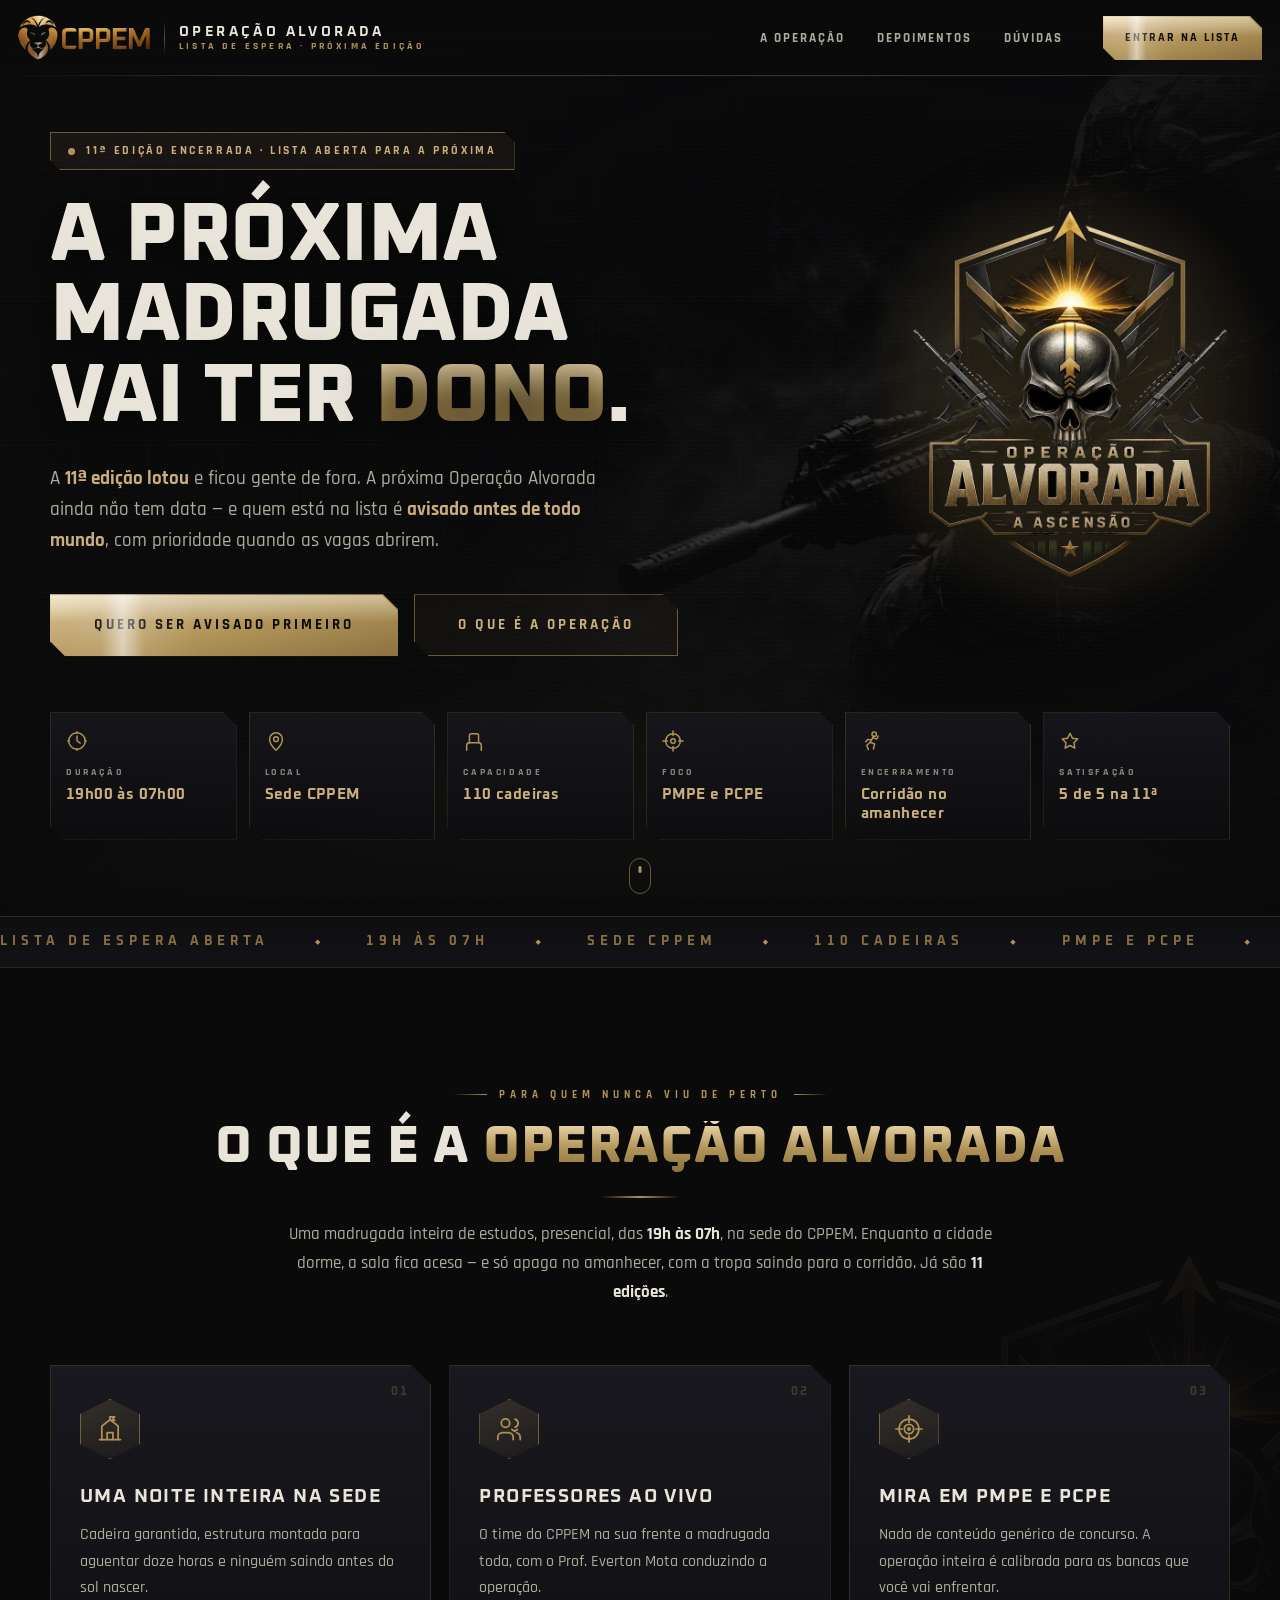
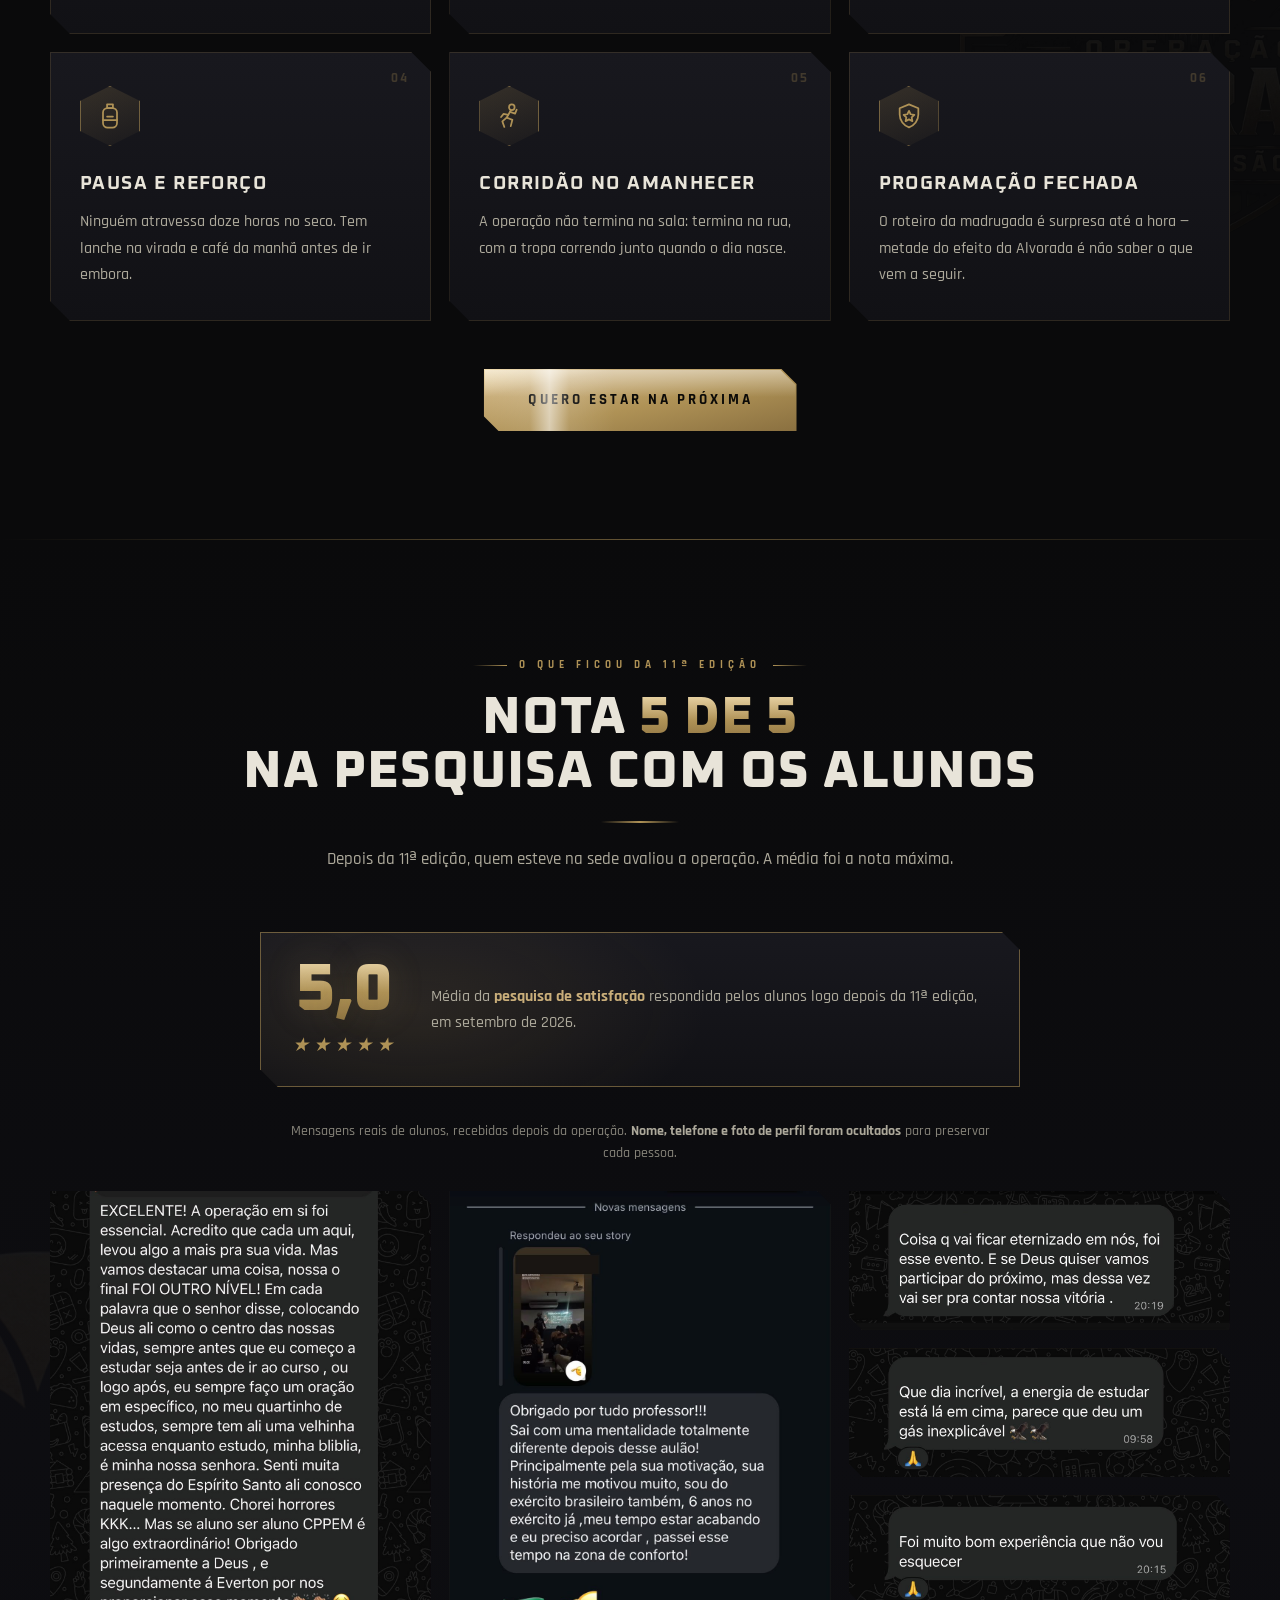
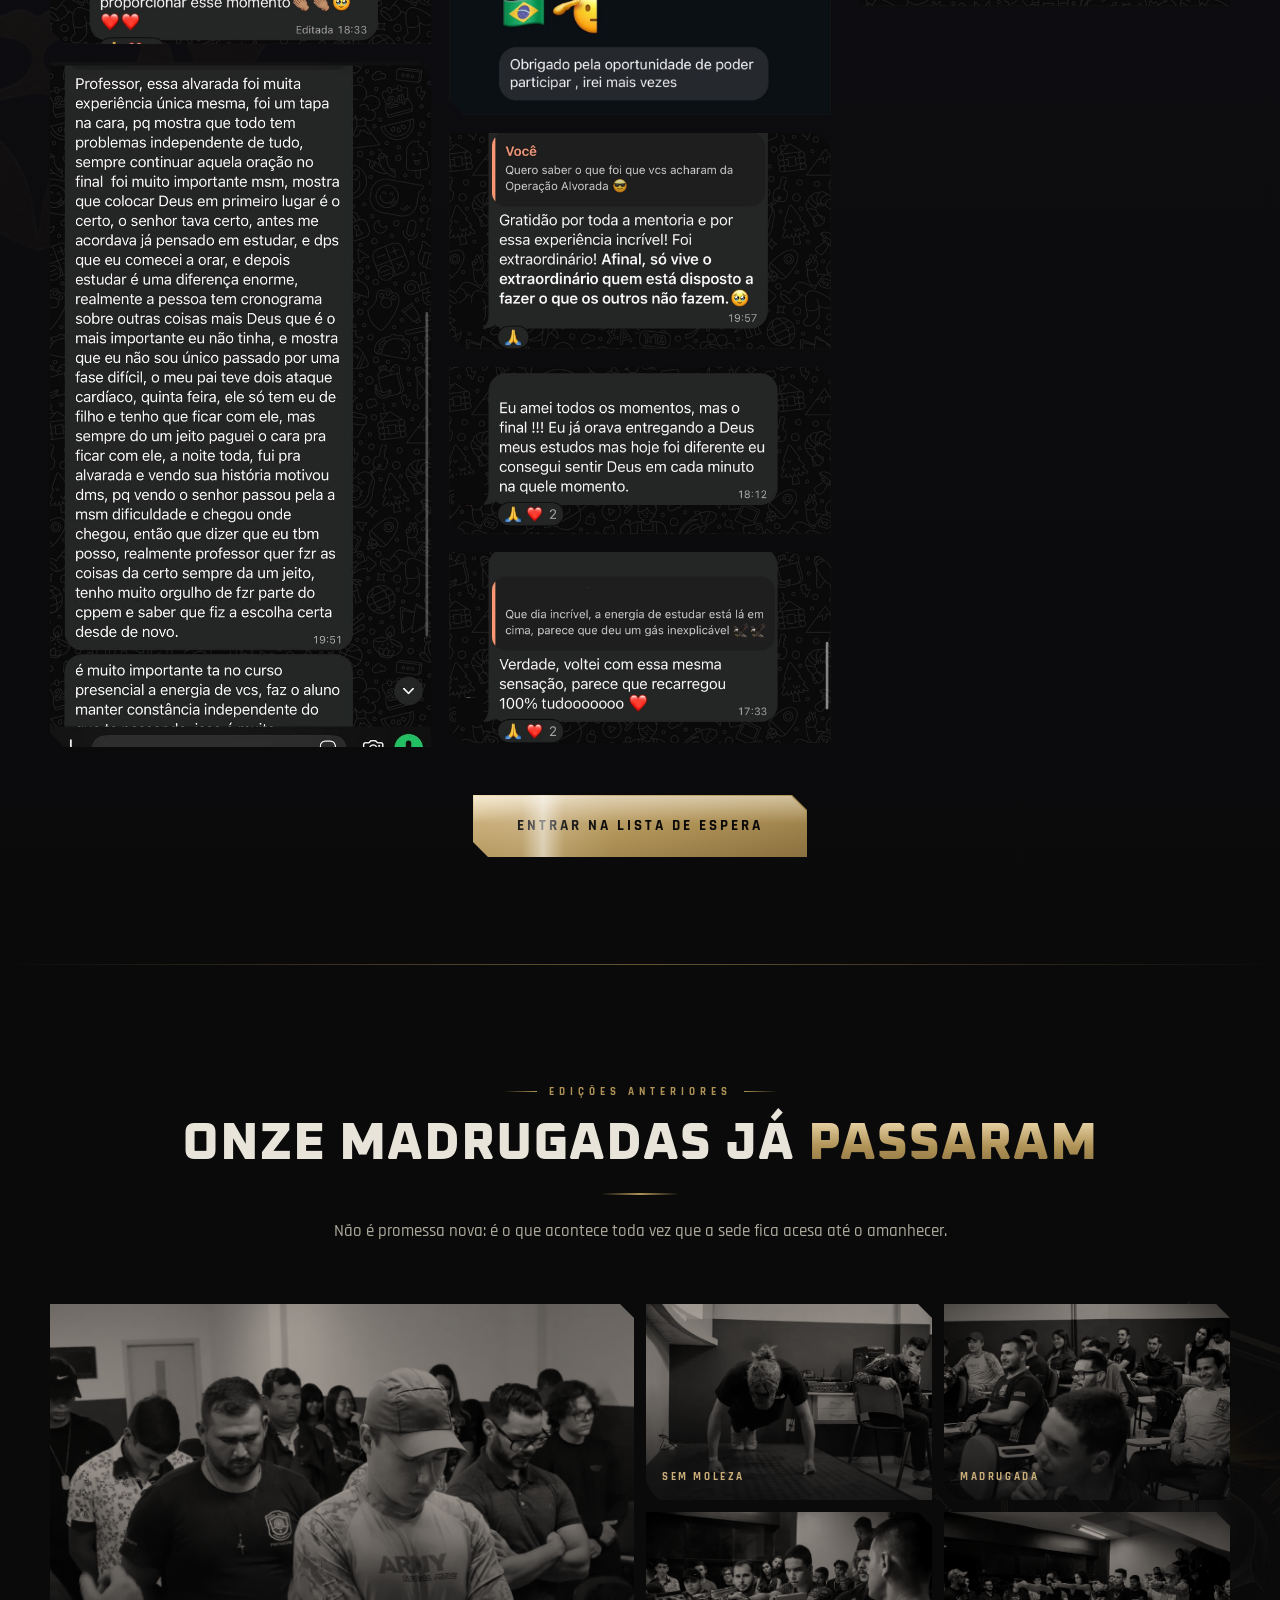
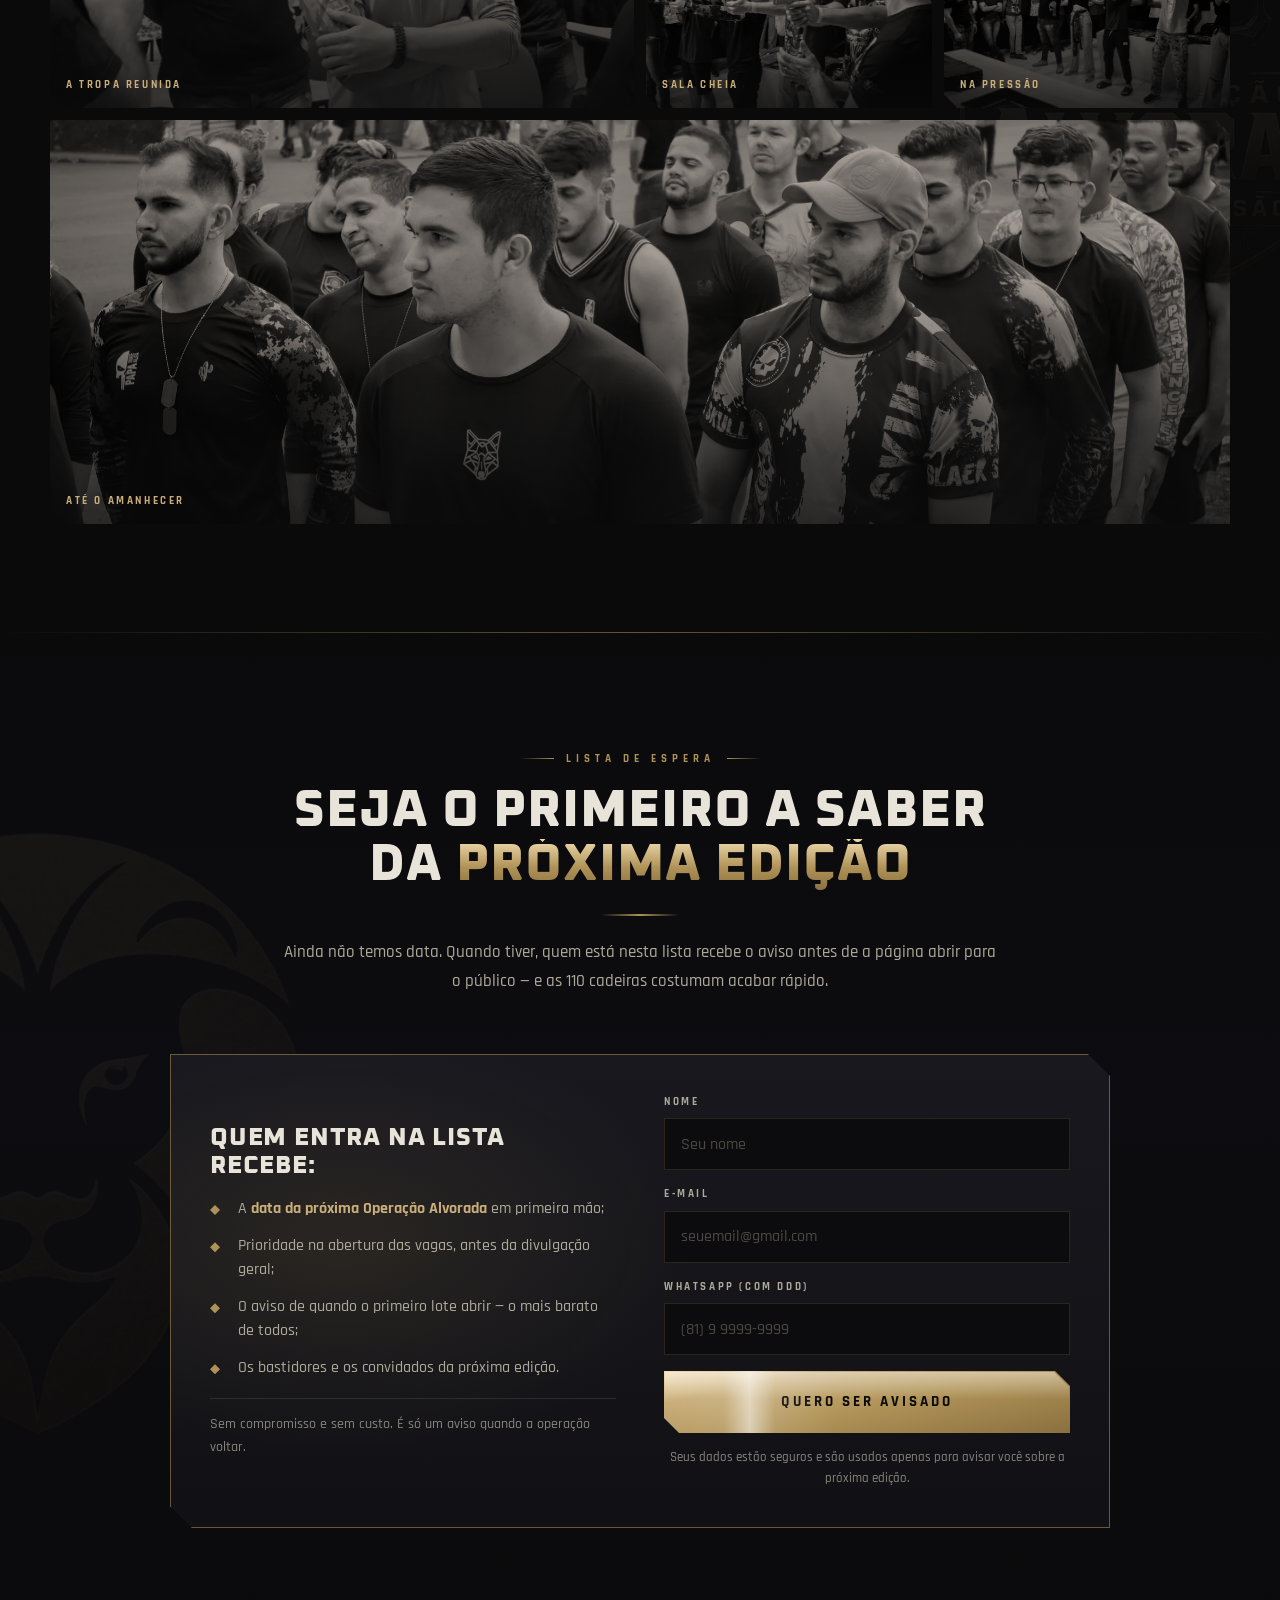
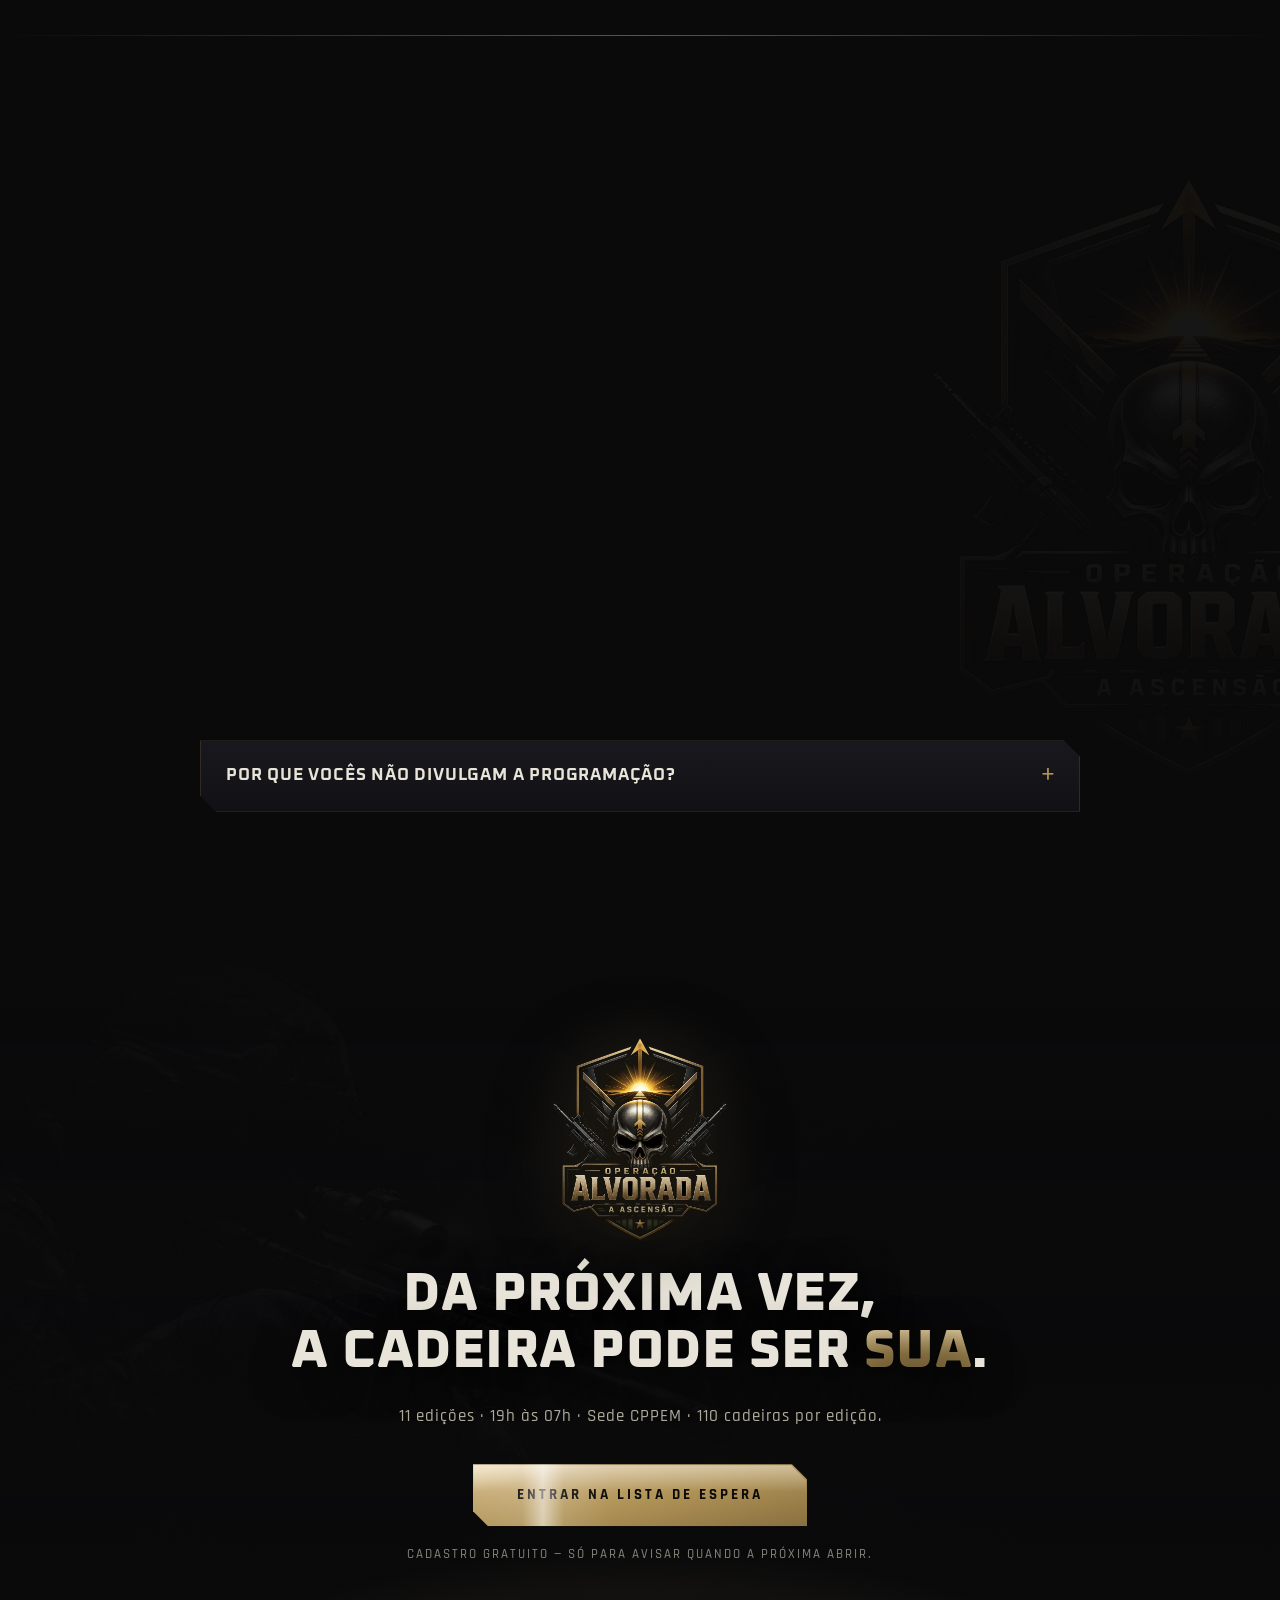
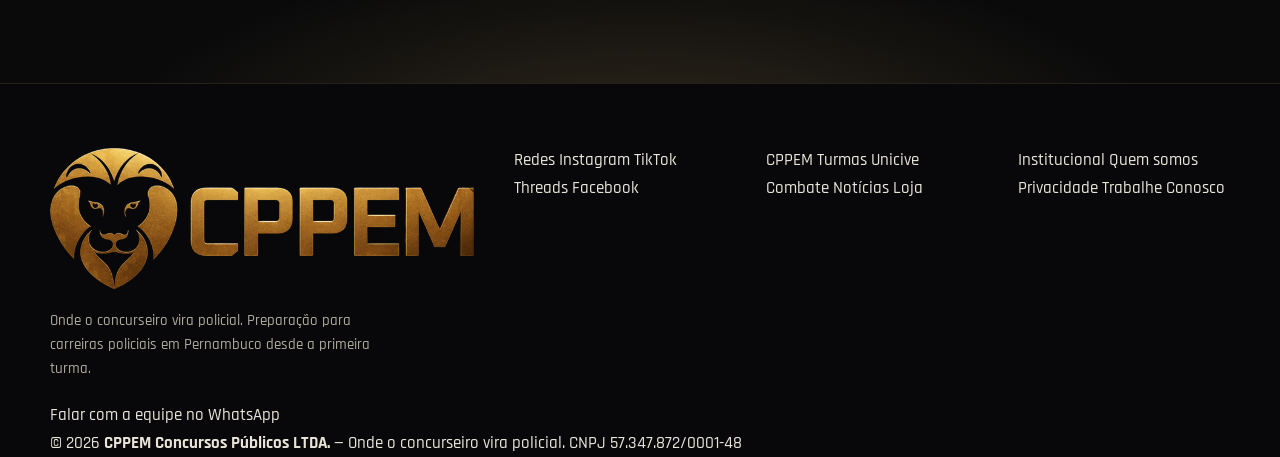
<file: index.html>
<!DOCTYPE html>
<html lang="pt-BR">
<head>

  <!-- Google Tag Manager -->
  <script>(function(w,d,s,l){w[l]=w[l]||[];w[l].push({'gtm.start':
  new Date().getTime(),event:'gtm.js'});var f=d.getElementsByTagName(s)[0],
  j=d.createElement(s),dl=l!='dataLayer'?'?l='+l:'';j.async=true;j.src=
  'https://sgtm.cppem.com.br/metrics/'+dl;f.parentNode.insertBefore(j,f);})
  (window,document,'script','dataLayer');</script>
  <!-- End Google Tag Manager -->

<meta charset="UTF-8">
<meta name="viewport" content="width=device-width, initial-scale=1.0">
<title>Operação Alvorada — Lista de espera da próxima edição | CPPEM</title>
<meta name="description" content="A 11ª edição da Operação Alvorada acabou e lotou. Entre na lista de espera e seja avisado em primeira mão quando a próxima madrugada tiver data e vagas abertas.">
<link rel="canonical" href="https://operacaoalvorada.cppem.com.br/">

<!-- Favicon: o Google só aceita QUADRADO e com lado múltiplo de 48px. Enquanto
     isto apontava para logo-cppem.png (700x239), ele descartava e mostrava o
     globo cinza genérico no resultado de busca. -->
<link rel="icon" href="public/favicon.ico" sizes="48x48">
<link rel="icon" href="public/favicon-192.png" type="image/png" sizes="192x192">
<link rel="apple-touch-icon" href="public/favicon-192.png">

<!-- Open Graph: sem estas tags, WhatsApp e Instagram montam o preview por
     conta própria — sem imagem e com o texto que encontrarem. É o formato em
     que a maior parte deste tráfego chega. -->
<meta property="og:type" content="website">
<meta property="og:site_name" content="CPPEM Concursos Públicos">
<meta property="og:locale" content="pt_BR">
<meta property="og:url" content="https://operacaoalvorada.cppem.com.br/">
<meta property="og:title" content="Operação Alvorada — lista de espera da próxima edição">
<meta property="og:description" content="A 11ª edição lotou e acabou. Entre na lista e seja avisado primeiro quando a próxima madrugada abrir vagas.">
<meta property="og:image" content="https://operacaoalvorada.cppem.com.br/public/og-alvorada.jpg">
<meta property="og:image:width" content="1200">
<meta property="og:image:height" content="630">
<meta property="og:image:alt" content="Operação Alvorada — uma madrugada inteira de estudos na sede do CPPEM.">

<meta name="twitter:card" content="summary_large_image">
<meta name="twitter:title" content="Operação Alvorada — lista de espera da próxima edição">
<meta name="twitter:description" content="A 11ª edição lotou e acabou. Entre na lista e seja avisado primeiro quando a próxima madrugada abrir vagas.">
<meta name="twitter:image" content="https://operacaoalvorada.cppem.com.br/public/og-alvorada.jpg">

<!-- Dados estruturados: a página deixou de vender ingresso, então saiu o
     EducationEvent com ofertas (havia preço e disponibilidade ali dentro, que
     agora não existem mais). Ficou a organização, que é o que esta página
     continua sendo de fato. -->
<script type="application/ld+json">
{
  "@context": "https://schema.org",
  "@type": "Organization",
  "name": "CPPEM Concursos Públicos",
  "url": "https://cppem.com.br",
  "logo": "https://operacaoalvorada.cppem.com.br/public/favicon-192.png",
  "description": "Curso preparatório para carreiras policiais em Pernambuco, organizador da Operação Alvorada.",
  "address": { "@type": "PostalAddress", "addressLocality": "Recife", "addressRegion": "PE", "addressCountry": "BR" }
}
</script>
<link rel="preconnect" href="https://fonts.googleapis.com">
<link rel="preconnect" href="https://fonts.gstatic.com" crossorigin>
<link href="https://fonts.googleapis.com/css2?family=Oxanium:wght@400;500;600;700;800&family=Rajdhani:wght@400;500;600;700&display=swap" rel="stylesheet">
<link rel="stylesheet" href="styles.css?v=7">
</head>
<body>

<div class="progress" id="progress"></div>

<!-- ================= HEADER ================= -->
<header class="header" id="header">
  <div class="header__inner">

    <a class="brand" href="#topo" aria-label="CPPEM — Operação Alvorada">
      <span class="brand__logo shine shine--slow">
        <img src="public/logo-cppem.png" alt="CPPEM" width="700" height="239">
      </span>
      <i class="brand__div" aria-hidden="true"></i>
      <span class="brand__txt">
        <b>Operação Alvorada</b>
        <span>Lista de espera · próxima edição</span>
      </span>
    </a>

    <nav class="nav" aria-label="Seções">
      <a href="#operacao">A operação</a>
      <a href="#depoimentos">Depoimentos</a>
      <a href="#faq">Dúvidas</a>
    </nav>

    <a class="btn btn--gold btn--sm shine" href="#lista">
      <span>Entrar na lista</span>
    </a>

  </div>
</header>

<!-- ================= HERO ================= -->
<section class="hero" id="topo">
  <div class="hero__bg" id="heroBg"><i></i></div>
  <div class="hero__veil"></div>
  <div class="hero__dawn"></div>
  <div class="hero__grid"></div>
  <div class="hero__scan"></div>
  <div class="sparks" id="sparks" aria-hidden="true"></div>

  <div class="container hero__inner">

    <div class="hero__texto">
      <span class="tag anim d1"><i class="dot"></i> 11ª edição encerrada · lista aberta para a próxima</span>

      <h1 class="hero__title anim d2">
        A próxima madrugada<br>
        vai ter <span class="gold">dono</span>.
      </h1>

      <p class="hero__sub anim d3">
        A <strong>11ª edição lotou</strong> e ficou gente de fora. A próxima Operação Alvorada
        ainda não tem data — e quem está na lista é <strong>avisado antes de todo mundo</strong>,
        com prioridade quando as vagas abrirem.
      </p>

      <div class="hero__cta anim d4">
        <a class="btn btn--gold btn--lg shine" href="#lista">
          <span>Quero ser avisado primeiro</span>
        </a>
        <a class="btn btn--ghost btn--lg" href="#operacao"><span>O que é a Operação</span></a>
      </div>
    </div>

    <!-- O brasão ocupa a coluna da direita, onde antes só havia a foto. Ele
         também dispensa a linha de texto "Operação Alvorada · A Ascensão", que
         está escrita dentro dele. -->
    <div class="hero__brasao anim d3">
      <img src="public/brasao-alvorada.webp"
           alt="Operação Alvorada — A Ascensão, 11ª edição"
           width="700" height="804" fetchpriority="high">
    </div>

    <!-- Ficha da operação: o retrato do que acontece na madrugada, já na entrada. -->
    <div class="ficha anim d5">
      <div class="ficha__item">
        <div class="ficha__ico" aria-hidden="true">
          <svg viewBox="0 0 24 24"><circle cx="12" cy="12" r="9"/><path d="M12 6.5V12l3.5 2.2"/><path d="M12 2v1.5M22 12h-1.5M12 22v-1.5M2 12h1.5"/></svg>
        </div>
        <span>Duração</span><b>19h00 às 07h00</b>
      </div>
      <div class="ficha__item">
        <div class="ficha__ico" aria-hidden="true">
          <svg viewBox="0 0 24 24"><path d="M12 22s7-6.4 7-12a7 7 0 1 0-14 0c0 5.6 7 12 7 12z"/><circle cx="12" cy="10" r="2.6"/></svg>
        </div>
        <span>Local</span><b>Sede CPPEM</b>
      </div>
      <div class="ficha__item">
        <div class="ficha__ico" aria-hidden="true">
          <svg viewBox="0 0 24 24"><path d="M4 20v-3a3 3 0 0 1 3-3h10a3 3 0 0 1 3 3v3"/><path d="M7 14V6a2 2 0 0 1 2-2h6a2 2 0 0 1 2 2v8"/><path d="M4 20v2M20 20v2"/></svg>
        </div>
        <span>Capacidade</span><b>110 cadeiras</b>
      </div>
      <div class="ficha__item">
        <div class="ficha__ico" aria-hidden="true">
          <svg viewBox="0 0 24 24"><circle cx="12" cy="12" r="8"/><circle cx="12" cy="12" r="2.5"/><path d="M12 1v5M12 18v5M1 12h5M18 12h5"/></svg>
        </div>
        <span>Foco</span><b>PMPE e PCPE</b>
      </div>
      <div class="ficha__item">
        <div class="ficha__ico" aria-hidden="true">
          <!-- Corredor: cabeça, tronco, as duas pernas e os dois braços partindo
               de pontos que existem no corpo (quadril 10,12.7 e tronco). -->
          <svg viewBox="0 0 24 24"><circle cx="14.4" cy="4.5" r="2.4"/><path d="M13.5 7.3 10 13.4l4.9 1.9-1.4 5.4"/><path d="M10 13.4 6.3 16.6l1.7 4.8"/><path d="M12.9 8.4 17.2 9.9 18.6 6.6"/><path d="M11.4 11 7.4 10.2 5.2 12.9"/></svg>
        </div>
        <span>Encerramento</span><b>Corridão no amanhecer</b>
      </div>
      <div class="ficha__item">
        <div class="ficha__ico" aria-hidden="true">
          <svg viewBox="0 0 24 24"><path d="m12 3.6 2.6 5.3 5.9.9-4.2 4.1 1 5.8-5.3-2.8-5.3 2.8 1-5.8L3.5 9.8l5.9-.9L12 3.6z"/></svg>
        </div>
        <span>Satisfação</span><b>5 de 5 na 11ª</b>
      </div>
    </div>

  </div>

  <div class="hero__fade"></div>
  <div class="scroller" aria-hidden="true"><i></i></div>
</section>

<!-- ================= FAIXA ================= -->
<div class="strip" aria-hidden="true">
  <div class="strip__track">
    <span>Lista de espera aberta</span><span>19h às 07h</span><span>Sede CPPEM</span>
    <span>110 cadeiras</span><span>PMPE e PCPE</span><span>11 edições</span>
    <span>Lista de espera aberta</span><span>19h às 07h</span><span>Sede CPPEM</span>
    <span>110 cadeiras</span><span>PMPE e PCPE</span><span>11 edições</span>
  </div>
</div>

<!-- ================= O QUE É A OPERAÇÃO ================= -->
<section class="section" id="operacao">
  <div class="container">
    <div class="section__head">
      <span class="eyebrow">Para quem nunca viu de perto</span>
      <h2 class="section__title">O que é a <span class="gold">Operação Alvorada</span></h2>
      <p class="section__lead">
        Uma madrugada inteira de estudos, presencial, das <strong>19h às 07h</strong>, na sede do
        CPPEM. Enquanto a cidade dorme, a sala fica acesa — e só apaga no amanhecer, com a tropa
        saindo para o corridão. Já são <strong>11 edições</strong>.
      </p>
    </div>

    <div class="cards cards--3">
      <article class="card">
        <span class="card__n">01</span>
        <div class="ico" aria-hidden="true">
          <svg viewBox="0 0 24 24"><path d="M3 21h18"/><path d="M5 21V9.5L12 4l7 5.5V21"/><path d="M9.5 21v-6h5v6"/><path d="M12 4V1.5"/><path d="M12 1.5h4l-1.4 1.6L16 4.7h-4"/></svg>
        </div>
        <h3>Uma noite inteira na sede</h3>
        <p>Cadeira garantida, estrutura montada para aguentar doze horas e ninguém saindo antes do sol nascer.</p>
      </article>

      <article class="card">
        <span class="card__n">02</span>
        <div class="ico" aria-hidden="true">
          <svg viewBox="0 0 24 24"><circle cx="9" cy="7" r="3.6"/><path d="M15.6 21v-1.8A4.2 4.2 0 0 0 11.4 15H6.6a4.2 4.2 0 0 0-4.2 4.2V21"/><path d="M17.2 3.6a3.6 3.6 0 0 1 0 6.9"/><path d="M21.6 21v-1.8a4.2 4.2 0 0 0-3.1-4"/><path d="m14.5 12.4 2.3 1.6 2.3-1.6"/></svg>
        </div>
        <h3>Professores ao vivo</h3>
        <p>O time do CPPEM na sua frente a madrugada toda, com o Prof. Everton Mota conduzindo a operação.</p>
      </article>

      <article class="card">
        <span class="card__n">03</span>
        <div class="ico" aria-hidden="true">
          <svg viewBox="0 0 24 24"><circle cx="12" cy="12" r="8.5"/><circle cx="12" cy="12" r="4"/><circle cx="12" cy="12" r=".9"/><path d="M12 .8v5.4M12 17.8v5.4M.8 12h5.4M17.8 12h5.4"/></svg>
        </div>
        <h3>Mira em PMPE e PCPE</h3>
        <p>Nada de conteúdo genérico de concurso. A operação inteira é calibrada para as bancas que você vai enfrentar.</p>
      </article>

      <article class="card">
        <span class="card__n">04</span>
        <div class="ico" aria-hidden="true">
          <svg viewBox="0 0 24 24"><path d="M9.5 2h5v3.2h-5z"/><path d="M6 9a3.8 3.8 0 0 1 3.8-3.8h4.4A3.8 3.8 0 0 1 18 9v9a4 4 0 0 1-4 4h-4a4 4 0 0 1-4-4V9z"/><path d="M9.5 12.5h5"/><path d="M6 15.5h12"/></svg>
        </div>
        <h3>Pausa e reforço</h3>
        <p>Ninguém atravessa doze horas no seco. Tem lanche na virada e café da manhã antes de ir embora.</p>
      </article>

      <article class="card">
        <span class="card__n">05</span>
        <div class="ico" aria-hidden="true">
          <svg viewBox="0 0 24 24"><circle cx="14.4" cy="4.5" r="2.4"/><path d="M13.5 7.3 10 13.4l4.9 1.9-1.4 5.4"/><path d="M10 13.4 6.3 16.6l1.7 4.8"/><path d="M12.9 8.4 17.2 9.9 18.6 6.6"/><path d="M11.4 11 7.4 10.2 5.2 12.9"/></svg>
        </div>
        <h3>Corridão no amanhecer</h3>
        <p>A operação não termina na sala: termina na rua, com a tropa correndo junto quando o dia nasce.</p>
      </article>

      <article class="card">
        <span class="card__n">06</span>
        <div class="ico" aria-hidden="true">
          <svg viewBox="0 0 24 24"><path d="M12 2 4 5.4v5.4c0 5.1 3.4 9.4 8 11 4.6-1.6 8-5.9 8-11V5.4L12 2z"/><path d="m12 7.6 1.4 2.9 3.2.5-2.3 2.2.6 3.2L12 14.9l-2.9 1.5.6-3.2-2.3-2.2 3.2-.5L12 7.6z"/></svg>
        </div>
        <h3>Programação fechada</h3>
        <p>O roteiro da madrugada é surpresa até a hora — metade do efeito da Alvorada é não saber o que vem a seguir.</p>
      </article>
    </div>

    <div class="center">
      <a class="btn btn--gold btn--lg shine" href="#lista"><span>Quero estar na próxima</span></a>
    </div>
  </div>
</section>

<!-- A seção "A madrugada em movimento" (vídeo institucional) foi retirada
     enquanto o vídeo não existe: moldura vazia com aviso de "em produção" só
     ocupa a dobra e enfraquece a página. O HTML dela está no histórico do git
     (commit que criou a lista de espera) e o CSS continua no styles.css, então
     devolver é colar a seção de volta e apontar o iframe para o embed. -->

<!-- ================= SATISFAÇÃO + DEPOIMENTOS ================= -->
<section class="section section--alt" id="depoimentos">
  <div class="container">
    <div class="section__head">
      <span class="eyebrow">O que ficou da 11ª edição</span>
      <h2 class="section__title">Nota <span class="gold">5 de 5</span><br>na pesquisa com os alunos</h2>
      <p class="section__lead">
        Depois da 11ª edição, quem esteve na sede avaliou a operação. A média foi a nota máxima.
      </p>
    </div>

    <!-- A nota vira um bloco próprio: número grande, estrelas e a origem do
         dado. Sem dizer de onde veio, nota máxima soa inventada. -->
    <div class="nota">
      <div class="nota__valor">
        <b>5,0</b>
        <span class="nota__estrelas" role="img" aria-label="Cinco estrelas de cinco">
          <i aria-hidden="true">★</i><i aria-hidden="true">★</i><i aria-hidden="true">★</i><i aria-hidden="true">★</i><i aria-hidden="true">★</i>
        </span>
      </div>
      <p class="nota__txt">
        Média da <strong>pesquisa de satisfação</strong> respondida pelos alunos logo depois da
        11ª edição, em setembro de 2026.
      </p>
    </div>

    <p class="depo__aviso">
      Mensagens reais de alunos, recebidas depois da operação.
      <strong>Nome, telefone e foto de perfil foram ocultados</strong> para preservar cada pessoa.
    </p>

    <div class="depo">
      <figure class="depo__item"><img src="public/depoimentos/depo-06.jpg" alt="Aluno: a operação em si foi essencial, o final foi outro nível" width="1220" height="1450" loading="lazy"></figure>
      <figure class="depo__item"><img src="public/depoimentos/depo-01.jpg" alt="Aluno: experiência única, um tapa na cara, tenho orgulho de fazer parte do CPPEM" width="740" height="1330" loading="lazy"></figure>
      <figure class="depo__item"><img src="public/depoimentos/depo-02.jpg" alt="Aluno: saí com uma mentalidade totalmente diferente depois desse aulão" width="1036" height="1424" loading="lazy"></figure>
      <figure class="depo__item"><img src="public/depoimentos/depo-07.jpg" alt="Aluna: gratidão por toda a mentoria e por essa experiência incrível" width="1284" height="728" loading="lazy"></figure>
      <figure class="depo__item"><img src="public/depoimentos/depo-05.jpg" alt="Aluna: eu amei todos os momentos, consegui sentir Deus em cada minuto" width="1284" height="562" loading="lazy"></figure>
      <figure class="depo__item"><img src="public/depoimentos/depo-04.jpg" alt="Aluna: voltei com a sensação de ter recarregado tudo" width="1284" height="566" loading="lazy"></figure>
      <figure class="depo__item"><img src="public/depoimentos/depo-09.jpg" alt="Aluno: coisa que vai ficar eternizada, vamos participar do próximo" width="1284" height="471" loading="lazy"></figure>
      <figure class="depo__item"><img src="public/depoimentos/depo-03.jpg" alt="Aluna: que dia incrível, a energia de estudar está lá em cima" width="1284" height="434" loading="lazy"></figure>
      <figure class="depo__item"><img src="public/depoimentos/depo-08.jpg" alt="Aluno: foi muito bom, experiência que não vou esquecer" width="1284" height="372" loading="lazy"></figure>
    </div>

    <div class="center">
      <a class="btn btn--gold btn--lg shine" href="#lista"><span>Entrar na lista de espera</span></a>
    </div>
  </div>
</section>

<!-- ================= EDIÇÕES ANTERIORES ================= -->
<section class="section" id="edicoes">
  <div class="container">
    <div class="section__head">
      <span class="eyebrow">Edições anteriores</span>
      <h2 class="section__title">Onze madrugadas já <span class="gold">passaram</span></h2>
      <p class="section__lead">
        Não é promessa nova: é o que acontece toda vez que a sede fica acesa até o amanhecer.
      </p>
    </div>

    <div class="galeria">
      <figure><img src="public/IMG_5428.webp" alt="Tropa reunida na sede do CPPEM" loading="lazy"><figcaption>A tropa reunida</figcaption></figure>
      <figure><img src="public/20170508-IMG_5551.webp" alt="Aluno em exercício físico durante a operação" loading="lazy"><figcaption>Sem moleza</figcaption></figure>
      <figure><img src="public/20170508-IMG_5694.webp" alt="Madrugada de estudos na sede" loading="lazy"><figcaption>Madrugada</figcaption></figure>
      <figure><img src="public/20170508-IMG_5746.webp" alt="Alunos durante a Operação Alvorada" loading="lazy"><figcaption>Sala cheia</figcaption></figure>
      <figure><img src="public/20170508-IMG_5770.webp" alt="Momento da operação na sede do CPPEM" loading="lazy"><figcaption>Na pressão</figcaption></figure>
      <figure><img src="public/20170508-IMG_5972.webp" alt="Encerramento da operação no amanhecer" loading="lazy"><figcaption>Até o amanhecer</figcaption></figure>
    </div>
  </div>
</section>

<!-- ================= LISTA DE ESPERA =================
     NOMENCLATURA CANÔNICA (TRACKING.md §6.0) — não traduzir os nomes.
     O id do <form> é o identificador deste site no painel da PixelX. É ele
     que vincula a regra de conversão — e é a regra que ROTEIA o Lead para o
     destino certo. Não trocar sem antes ajustar o painel.

     O formulário saiu do modal de checkout e passou a morar na página: agora
     ele é o objetivo da visita, não o último passo antes do pagamento. -->
<section class="section section--alt" id="lista">
  <div class="container">
    <div class="section__head">
      <span class="eyebrow">Lista de espera</span>
      <h2 class="section__title">Seja o primeiro a saber<br>da <span class="gold">próxima edição</span></h2>
      <p class="section__lead">
        Ainda não temos data. Quando tiver, quem está nesta lista recebe o aviso antes de a
        página abrir para o público — e as 110 cadeiras costumam acabar rápido.
      </p>
    </div>

    <div class="lista">
      <div class="lista__copy">
        <h3>Quem entra na lista recebe:</h3>
        <ul class="lista__itens">
          <li>A <strong>data da próxima Operação Alvorada</strong> em primeira mão;</li>
          <li>Prioridade na abertura das vagas, antes da divulgação geral;</li>
          <li>O aviso de quando o primeiro lote abrir — o mais barato de todos;</li>
          <li>Os bastidores e os convidados da próxima edição.</li>
        </ul>
        <p class="lista__nota">
          Sem compromisso e sem custo. É só um aviso quando a operação voltar.
        </p>
      </div>

      <div class="lista__form">
        <form class="form" name="lead_form" id="IPEyzyfmJhKQEYIXAlZH" novalidate>
          <div class="field">
            <label for="lead_name">Nome</label>
            <input type="text" id="lead_name" name="name" placeholder="Seu nome" required autocomplete="name">
            <span class="err" data-error-for="name"></span>
          </div>
          <div class="field">
            <label for="lead_email">E-mail</label>
            <input type="email" id="lead_email" name="email" placeholder="seuemail@gmail.com" required autocomplete="email">
            <span class="err" data-error-for="email"></span>
          </div>
          <div class="field">
            <label for="lead_phone">WhatsApp (com DDD)</label>
            <input class="pxa_mask_phone" type="text" id="lead_phone" name="phone" placeholder="(81) 9 9999-9999" required autocomplete="tel">
            <span class="err" data-error-for="phone"></span>
          </div>

          <button class="btn btn--gold btn--lg btn--block shine" type="submit" id="lead_submit">
            <span class="btn__label">Quero ser avisado</span>
            <span class="spinner" hidden></span>
          </button>
          <p class="modal__foot">Seus dados estão seguros e são usados apenas para avisar você sobre a próxima edição.</p>
        </form>

        <!-- Estado de sucesso: o script mostra este bloco e esconde o formulário
             depois do envio. Não é redirect nenhum — não há para onde mandar
             quem só entrou na lista. -->
        <div class="lista__ok" id="listaOk" hidden>
          <i class="lista__ok-ico" aria-hidden="true">
            <svg viewBox="0 0 24 24"><path d="M4 12.5 9.5 18 20 7"/></svg>
          </i>
          <h3>Você está na lista</h3>
          <p>
            Anotado. Quando a próxima Operação Alvorada tiver data, o aviso chega no seu
            WhatsApp e no seu e-mail — antes de a página abrir para o público.
          </p>
          <a class="btn btn--ghost" href="https://www.instagram.com/cppemconcursos/" target="_blank" rel="noopener">
            <span>Seguir o CPPEM no Instagram</span>
          </a>
        </div>
      </div>
    </div>
  </div>
</section>

<!-- ================= FAQ ================= -->
<section class="section" id="faq">
  <div class="container">
    <div class="section__head">
      <span class="eyebrow">Dúvidas</span>
      <h2 class="section__title">Perguntas e respostas</h2>
    </div>

    <div class="faq">
      <details class="faq__item">
        <summary>Quando vai ser a próxima Operação Alvorada?</summary>
        <p>Ainda não tem data marcada. É exatamente por isso que existe esta lista: assim que a data for definida, quem está aqui é avisado primeiro, por WhatsApp e e-mail.</p>
      </details>
      <details class="faq__item">
        <summary>Entrar na lista garante minha vaga?</summary>
        <p>Não garante vaga, garante <strong>prioridade no aviso</strong>. A sede tem 110 cadeiras e elas são vendidas por ordem de inscrição — quem fica sabendo antes tem mais chance de pegar a sua.</p>
      </details>
      <details class="faq__item">
        <summary>Entrar na lista custa alguma coisa?</summary>
        <p>Nada. É um cadastro gratuito e sem compromisso: você só recebe o aviso quando a próxima edição for anunciada.</p>
      </details>
      <details class="faq__item">
        <summary>Serve para quem está começando agora?</summary>
        <p>Serve. A operação não é uma prova de nível: é uma imersão. Iniciante sai com direção e veterano sai com diagnóstico. Os dois saem sabendo onde estão de verdade.</p>
      </details>
      <details class="faq__item">
        <summary>Por que só 110 vagas?</summary>
        <p>É o que a sede comporta mantendo todo mundo perto do professor. Passou disso, vira plateia — e plateia não é o que a gente quer formar.</p>
      </details>
      <details class="faq__item">
        <summary>Por que vocês não divulgam a programação?</summary>
        <p>Porque metade do efeito da Alvorada é não saber o que vem a seguir. Quem já participou entende: o roteiro fechado é parte do treino, não falta de informação.</p>
      </details>
    </div>
  </div>
</section>

<!-- ================= CTA FINAL ================= -->
<section class="final">
  <div class="container final__inner">
    <!-- O brasão fecha a página como abriu: a marca é a primeira e a última
         coisa que a pessoa vê. -->
    <img class="final__brasao" src="public/brasao-alvorada.webp"
         alt="Operação Alvorada — A Ascensão" width="700" height="804" loading="lazy">
    <h2>Da próxima vez,<br>a cadeira pode ser <span class="gold">sua</span>.</h2>
    <p>11 edições · 19h às 07h · Sede CPPEM · 110 cadeiras por edição.</p>
    <a class="btn btn--gold btn--lg shine" href="#lista"><span>Entrar na lista de espera</span></a>
    <span class="final__note">Cadastro gratuito — só para avisar quando a próxima abrir.</span>
  </div>
</section>

<!-- ================= FOOTER ================= -->
<footer class="footer">
  <div class="container footer__inner">

    <div class="footer__brand">
      <img src="public/logo-cppem.png" alt="CPPEM Concursos Públicos" width="700" height="239">
      <p>Onde o concurseiro vira policial. Preparação para carreiras policiais em Pernambuco desde a primeira turma.</p>
      <a class="footer__whats" href="https://wa.me/558173105354" target="_blank" rel="noopener">
        Falar com a equipe no WhatsApp
      </a>
    </div>

    <nav class="footer__nav" aria-label="Redes sociais">
      <span class="footer__tit">Redes</span>
      <a href="https://www.instagram.com/cppemconcursos/" target="_blank" rel="noopener">Instagram</a>
      <a href="https://www.tiktok.com/@cppemconcursos" target="_blank" rel="noopener">TikTok</a>
      <a href="https://www.threads.net/@cppemconcursos" target="_blank" rel="noopener">Threads</a>
      <a href="https://www.facebook.com/people/Cppem-Cursos-preparat%C3%B3rios/61550943416378/" target="_blank" rel="noopener">Facebook</a>
    </nav>

    <nav class="footer__nav" aria-label="CPPEM">
      <span class="footer__tit">CPPEM</span>
      <a href="https://cppem.com.br/turmas" target="_blank" rel="noopener">Turmas</a>
      <a href="https://unicive.cppem.com.br" target="_blank" rel="noopener">Unicive</a>
      <a href="https://cppem.com.br/combate" target="_blank" rel="noopener">Combate</a>
      <a href="https://cppem.com.br/noticias" target="_blank" rel="noopener">Notícias</a>
      <a href="https://loja.cppem.com.br" target="_blank" rel="noopener">Loja</a>
    </nav>

    <nav class="footer__nav" aria-label="Institucional">
      <span class="footer__tit">Institucional</span>
      <a href="https://cppem.com.br/quem-somos" target="_blank" rel="noopener">Quem somos</a>
      <a href="https://cppem.com.br/politica-de-privacidade" target="_blank" rel="noopener">Privacidade</a>
      <a href="https://cppem.notion.site/vagas" target="_blank" rel="noopener">Trabalhe Conosco</a>
    </nav>

  </div>

  <div class="container footer__base">
    <span>&copy; <span id="year"></span> <strong>CPPEM Concursos Públicos LTDA.</strong> — Onde o concurseiro vira policial.</span>
    <span class="footer__cnpj">CNPJ 57.347.872/0001-48</span>
  </div>
</footer>

<!-- ================= BARRA FIXA (mobile) ================= -->
<div class="dock" id="dock">
  <div class="dock__info">
    <b>Próxima edição</b>
    <span>entre na lista e seja avisado</span>
  </div>
  <a class="btn btn--gold shine" href="#lista"><span>Entrar na lista</span></a>
</div>

<script src="script.js?v=7"></script>

  <!-- Google Tag Manager (noscript) -->
  <noscript><iframe src="https://sgtm.cppem.com.br/ns.html?id=GTM-PJ379FLQ"
  height="0" width="0" style="display:none;visibility:hidden"></iframe></noscript>
  <!-- End Google Tag Manager (noscript) -->

</body>
</html>
</file>
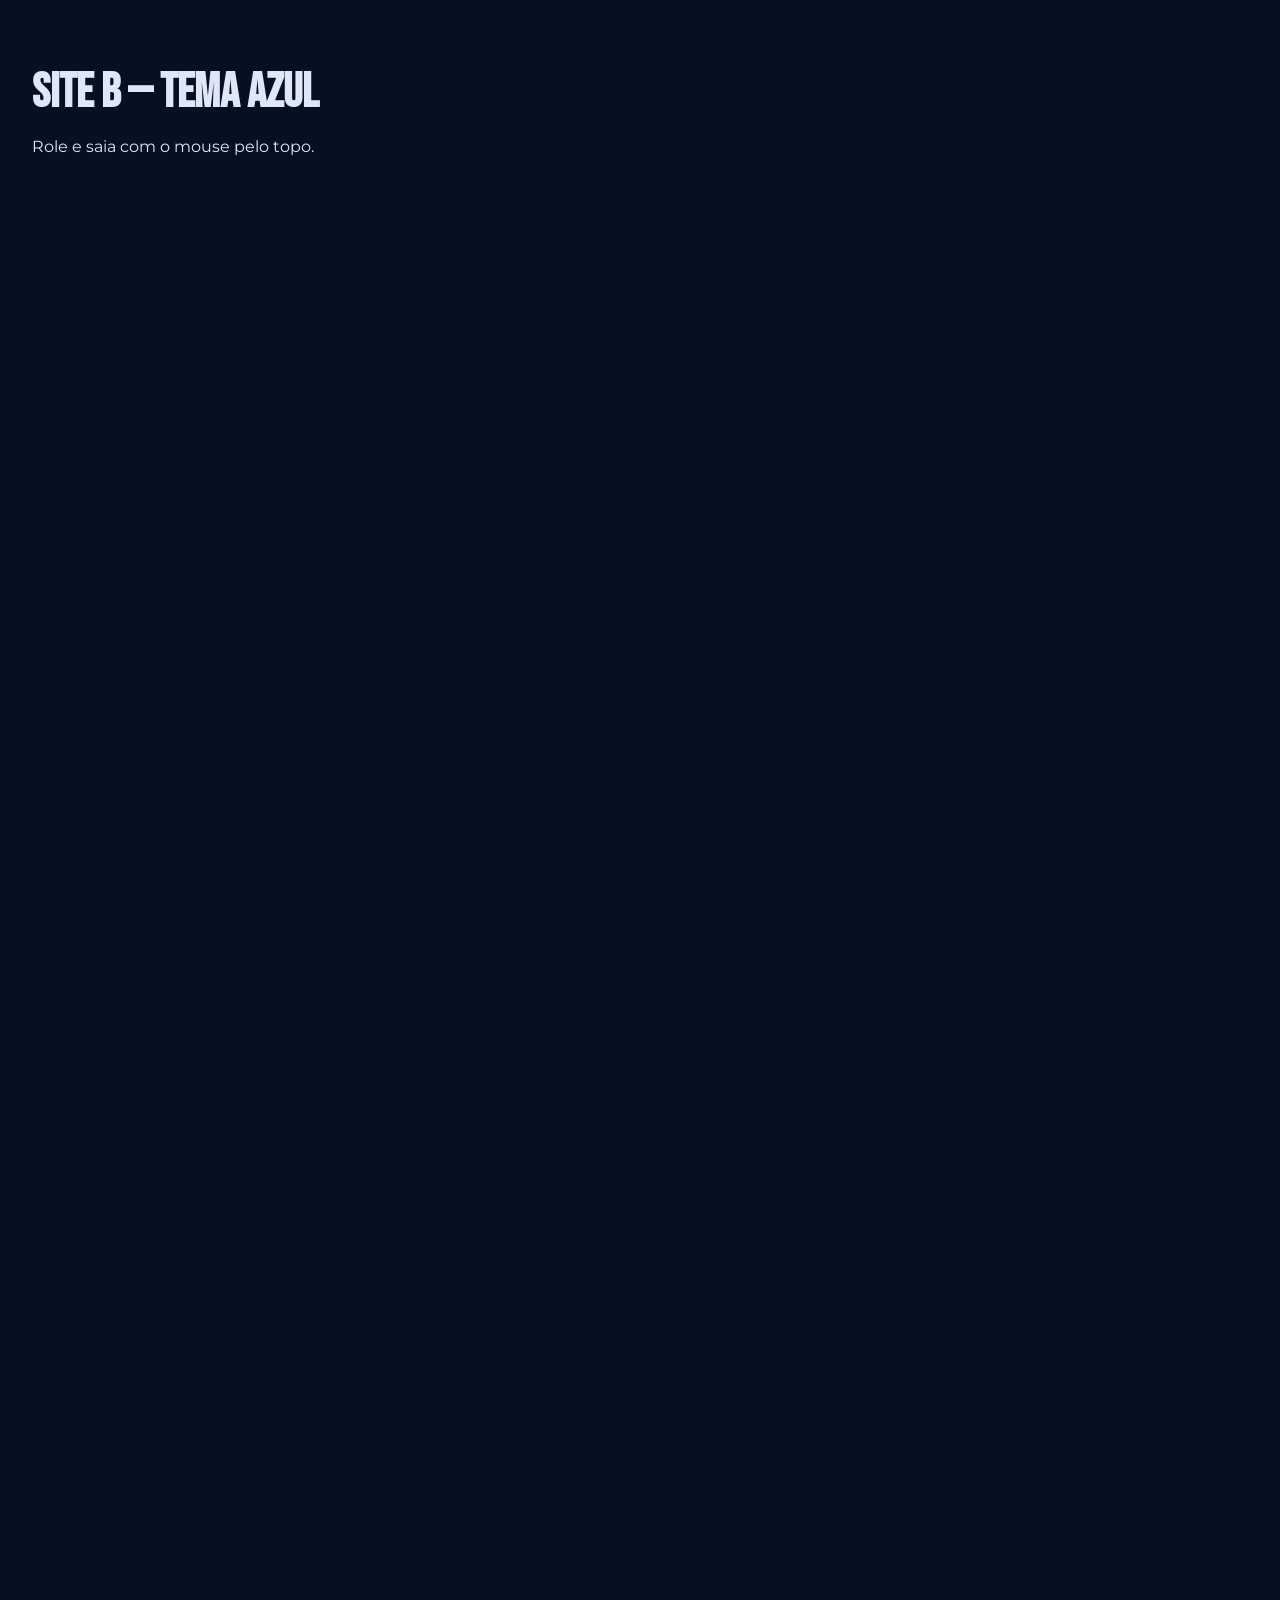
<file: exit-popup-kit/exemplo.html>
<!DOCTYPE html>
<html lang="pt-BR">
<head>
<meta charset="UTF-8" />
<meta name="viewport" content="width=device-width, initial-scale=1.0" />
<title>Demo — outro site</title>
<link href="https://fonts.googleapis.com/css2?family=Bebas+Neue&family=Montserrat:wght@400;700;800&display=swap" rel="stylesheet" />
<link rel="stylesheet" href="exit-popup.css" />
<style>
  body{margin:0;min-height:250vh;background:#071022;color:#dfe6f5;
       font-family:Montserrat,sans-serif;padding:4rem 2rem}
  h1{font-family:"Bebas Neue";font-size:3rem;margin:0}
  /* TEMA DO SITE B — só variáveis */
  .xp{
    --xp-accent:#2E8BE1;
    --xp-accent-soft:rgba(46,139,225,.16);
    --xp-accent-line:rgba(46,139,225,.40);
    --xp-bg:rgba(8,20,40,.94);
    --xp-cta:linear-gradient(180deg,#2E8BE1,#1B63A8);
    --xp-cta-shadow:0 12px 34px rgba(46,139,225,.4);
  }
</style>
</head>
<body>
  <h1>Site B — tema azul</h1>
  <p>Role e saia com o mouse pelo topo.</p>

  <!-- ===== EXIT POPUP ===== -->
  <div class="xp" id="xp-modal" hidden>
    <div class="xp__overlay" data-xp-close></div>
    <div class="xp__box" role="dialog" aria-modal="true" aria-labelledby="xp-title">
      <button type="button" class="xp__close" data-xp-close aria-label="Fechar">&times;</button>

      <span class="xp__eyebrow">Espera um pouco</span>
      <h2 class="xp__title" id="xp-title">Não desista do seu sonho de ser <span>PMPE</span>!</h2>
      <p class="xp__sub">Inscreva-se abaixo para receber:</p>

      <ul class="xp__benefits">
        <li>Comunidade com notícias diárias, materiais gratuitos, questões e descontos!</li>
      </ul>

      <form class="xp__form" novalidate>
        <div class="xp__field">
          <input type="text" name="nome" data-xp-rule="text" data-xp-msg="Informe seu nome completo."
                 placeholder="Nome completo" autocomplete="name" required />
          <span class="xp__error"></span>
        </div>
        <div class="xp__field">
          <input type="email" name="email" data-xp-rule="email"
                 placeholder="E-mail" autocomplete="email" required />
          <span class="xp__error"></span>
        </div>
        <div class="xp__field">
          <input type="text" name="telefone" data-xp-rule="phone" inputmode="tel"
                 placeholder="Seu WhatsApp (com DDD)" autocomplete="tel" required />
          <span class="xp__error"></span>
        </div>

        <button type="submit" class="xp__cta">Quero entrar na comunidade</button>

        <p class="xp__note">Cadastro gratuito • Seus dados estão seguros.</p>
        <p class="xp__success" role="status" hidden>✅ Inscrição confirmada!</p>
      </form>

      <button type="button" class="xp__decline" data-xp-close data-xp-decline>Não, quero continuar sem ajuda</button>
    </div>
  </div>

  <script src="exit-popup.js"></script>
</body>
</html>
</file>
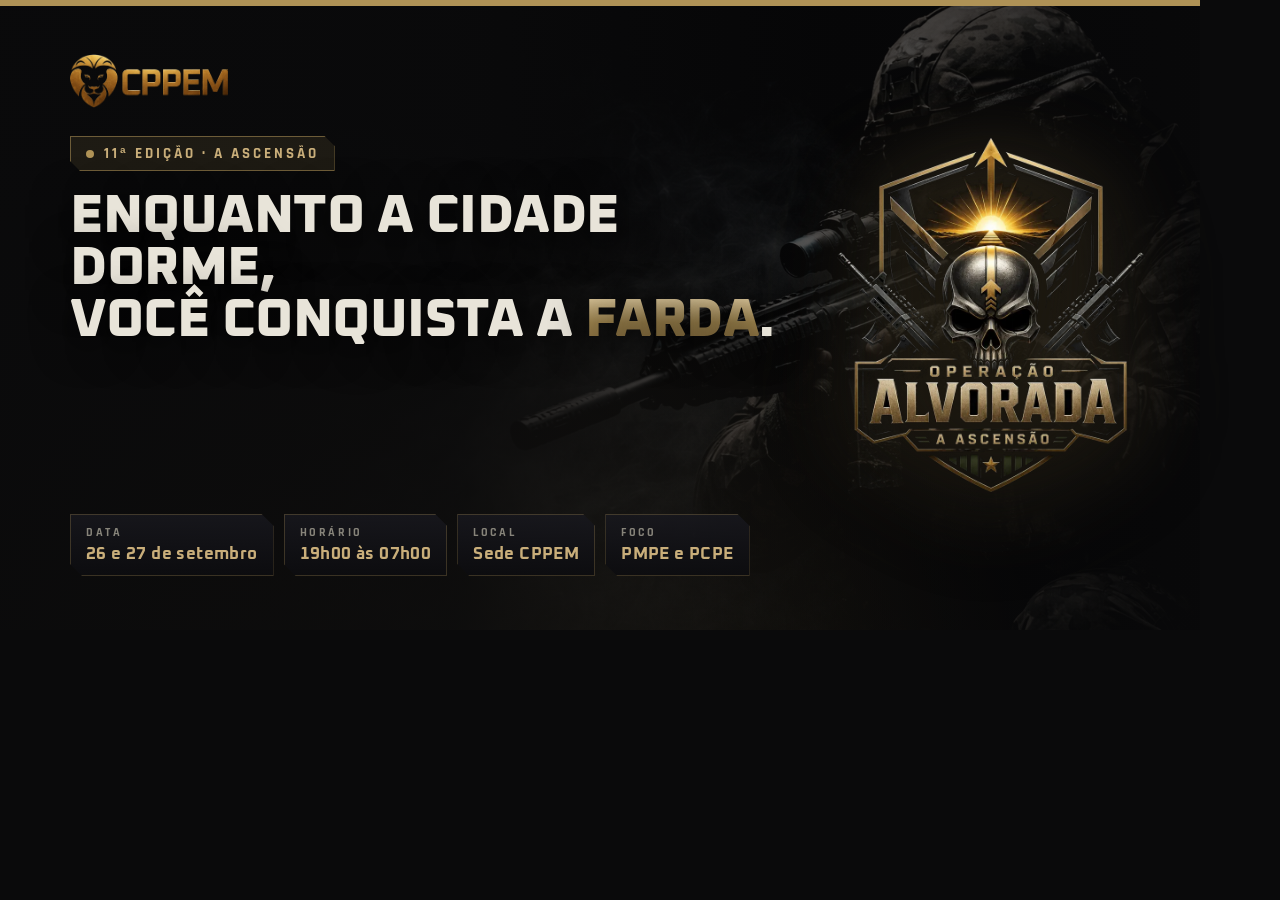
<file: scripts/og-card.html>
<!DOCTYPE html>
<html lang="pt-BR">
<head>
<meta charset="UTF-8">
<title>og-card</title>
<!-- Fonte do og:image. Renderizado por scripts/gerar-social.py em 1200x630,
     que é a proporção 1.91:1 pedida por WhatsApp, Facebook, LinkedIn e X.
     Editar aqui e rodar o script regera public/og-alvorada.png. -->
<link href="https://fonts.googleapis.com/css2?family=Oxanium:wght@600;700;800&family=Rajdhani:wght@600;700&display=swap" rel="stylesheet">
<style>
  *, *::before, *::after { box-sizing: border-box; margin: 0; padding: 0; }
  body {
    width: 1200px; height: 630px; overflow: hidden; position: relative;
    background: #0A0A0B; color: #E8E4D9; font-family: 'Rajdhani', sans-serif;
  }
  .bg {
    position: absolute; inset: 0;
    background: url('../public/bgatirador.webp') center right / cover no-repeat;
    transform: scaleX(-1); opacity: .5; filter: grayscale(.35) contrast(1.05);
  }
  .veu {
    position: absolute; inset: 0;
    background:
      linear-gradient(90deg, rgba(10,10,11,.97) 0%, rgba(10,10,11,.9) 38%, rgba(10,10,11,.35) 70%, rgba(10,10,11,.7) 100%),
      radial-gradient(ellipse at 20% 120%, rgba(175,146,86,.3), transparent 60%);
  }
  .borda { position: absolute; inset: 0; border-top: 6px solid #AF9256; }
  /* padding-right reservado para o brasão: sem isso o título passa por baixo
     dele e a ficha é empurrada para fora do cartão. */
  .conteudo { position: relative; z-index: 2; padding: 54px 70px; padding-right: 400px; height: 100%; display: flex; flex-direction: column; }

  /* O brasão ocupa a direita do cartão — é o lado que estava só com a foto.
     Quem compartilha o link leva a marca junto, não só a manchete. */
  .brasao {
    position: absolute; z-index: 3; right: 54px; top: 50%;
    transform: translateY(-50%); width: 310px;
    filter: drop-shadow(0 18px 40px rgba(0,0,0,.75)) drop-shadow(0 0 40px rgba(175,146,86,.35));
  }

  /* align-self obrigatório: .conteudo é flex em coluna, e o align-items:stretch
     padrão esticaria a imagem até a largura toda, achatando o logo. */
  .logo { align-self: flex-start; height: 54px; width: auto; margin-bottom: 28px; }

  .tag {
    display: inline-flex; align-items: center; gap: 10px; align-self: flex-start;
    padding: 8px 16px; margin-bottom: 20px;
    background: rgba(175,146,86,.12); box-shadow: inset 0 0 0 1px rgba(175,146,86,.55);
    clip-path: polygon(0 0, calc(100% - 10px) 0, 100% 10px, 100% 100%, 10px 100%, 0 calc(100% - 10px));
    font-size: 15px; font-weight: 700; letter-spacing: 3px; text-transform: uppercase; color: #C9AE7A;
  }
  .tag i { width: 8px; height: 8px; border-radius: 50%; background: #AF9256; }

  h1 {
    font-family: 'Oxanium', sans-serif; font-size: 54px; font-weight: 800;
    line-height: .96; letter-spacing: -.5px; text-transform: uppercase;
    text-shadow: 0 8px 40px rgba(0,0,0,.8);
  }
  h1 span {
    background: linear-gradient(180deg, #F0DCB0, #AF9256 55%, #8A7040);
    -webkit-background-clip: text; background-clip: text; color: transparent;
  }

  .ficha { margin-top: auto; display: flex; gap: 10px; flex-wrap: wrap; }
  .ficha div {
    padding: 11px 16px;
    background: linear-gradient(180deg, rgba(24,24,30,.85), rgba(12,12,15,.9));
    box-shadow: inset 0 0 0 1px rgba(175,146,86,.28);
    clip-path: polygon(0 0, calc(100% - 12px) 0, 100% 12px, 100% 100%, 12px 100%, 0 calc(100% - 12px));
  }
  .ficha span {
    display: block; font-size: 12px; font-weight: 700; letter-spacing: 2.6px;
    text-transform: uppercase; color: #87847A; margin-bottom: 4px;
  }
  .ficha b {
    display: block; font-family: 'Oxanium', sans-serif; 
    font-weight: 700; color: #C9AE7A; letter-spacing: .4px; font-size: 17px;
  }
</style>
</head>
<body>
  <div class="bg"></div>
  <div class="veu"></div>
  <div class="borda"></div>

  <img class="brasao" src="../public/brasao-alvorada.webp" alt="Operação Alvorada — A Ascensão">

  <div class="conteudo">
    <img class="logo" src="../public/logo-cppem.png" alt="CPPEM">

    <span class="tag"><i></i> 11ª edição · A Ascensão</span>

    <h1>Enquanto a cidade dorme,<br>você conquista a <span>farda</span>.</h1>

    <div class="ficha">
      <div><span>Data</span><b>26 e 27 de setembro</b></div>
      <div><span>Horário</span><b>19h00 às 07h00</b></div>
      <div><span>Local</span><b>Sede CPPEM</b></div>
      <div><span>Foco</span><b>PMPE e PCPE</b></div>
    </div>
  </div>
</body>
</html>
</file>
<file: styles.css>
/* =========================================================
   CPPEM · OPERAÇÃO ALVORADA — 11ª EDIÇÃO · A ASCENSÃO
   -----------------------------------------------------
   Sistema visual herdado do Painel do Aluno
   (MVP-PLATAFORMA-CPPEM/painel_aluno): Oxanium + Rajdhani,
   ouro #AF9256 sobre preto #0A0A0B, bordas de 1px em ouro
   translúcido e cantos chanfrados de operação.
   ========================================================= */

/* ─── RESET ────────────────────────────────────────────── */
*, *::before, *::after { box-sizing: border-box; margin: 0; padding: 0; }

/* ─── TOKENS ───────────────────────────────────────────── */
:root {
  /* paleta do painel */
  --gold:        #AF9256;
  --gold-light:  #C9AE7A;
  --gold-pale:   #F0DCB0;
  --gold-dark:   #8A7040;
  --gold-deep:   #5E4B29;

  --bg:          #0A0A0B;
  --bg-2:        #111115;
  --bg-3:        #18181E;
  --bg-4:        #1F1F28;

  --border:        rgba(175,146,86,.18);
  --border-soft:   rgba(175,146,86,.10);
  --border-active: rgba(175,146,86,.55);

  /* Contraste: os tons de apoio subiram para passar folgado no AA sobre os
     fundos #0A0A0B / #18181E — o cinza anterior lia mal em texto corrido. */
  --text:      #E8E4D9;
  --text-dim:  #ADA99B;
  --text-mute: #87847A;

  --danger: #C25B52;

  --font-title: 'Oxanium', system-ui, sans-serif;
  --font-ui:    'Rajdhani', system-ui, sans-serif;

  --nav-h: 76px;
  --ease:  cubic-bezier(.4,0,.2,1);
  --t:     .28s var(--ease);

  --maxw: 1180px;
}

/* ─── BASE ─────────────────────────────────────────────── */
html {
  scroll-behavior: smooth;
  scroll-padding-top: calc(var(--nav-h) + 16px);
  -webkit-text-size-adjust: 100%;
}
body {
  background: var(--bg);
  color: var(--text);
  font-family: var(--font-ui);
  font-size: 17px;
  font-weight: 500;
  line-height: 1.65;
  overflow-x: hidden;
  position: relative;
}
/* grão fino: dá peso de impressão ao preto chapado.
   Fica acima do conteúdo (z-index 210) e abaixo de navbar/dock/modal — de
   dentro de uma camada z-index 1 o grão sumiria sob as seções. */
body::before {
  content: ''; position: fixed; inset: 0; z-index: 210; pointer-events: none;
  opacity: .14; mix-blend-mode: overlay;
  background-image: url("data:image/svg+xml,%3Csvg xmlns='http://www.w3.org/2000/svg' width='140' height='140'%3E%3Cfilter id='n'%3E%3CfeTurbulence type='fractalNoise' baseFrequency='.85' numOctaves='3'/%3E%3C/filter%3E%3Crect width='100%25' height='100%25' filter='url(%23n)' opacity='.5'/%3E%3C/svg%3E");
}

/* height:auto é obrigatório: os <img> carregam os atributos width/height para
   reservar espaço e evitar layout shift, e sem isso o atributo height venceria
   e esticaria a imagem verticalmente. */
img { max-width: 100%; height: auto; display: block; }
a { color: inherit; text-decoration: none; }
button { font: inherit; color: inherit; }
strong, b { font-weight: 700; color: var(--text); }
::selection { background: var(--gold); color: #0B0A08; }

::-webkit-scrollbar { width: 10px; }
::-webkit-scrollbar-track { background: #0d0d0f; }
::-webkit-scrollbar-thumb { background: #2a2618; border: 2px solid #0d0d0f; border-radius: 6px; }
::-webkit-scrollbar-thumb:hover { background: var(--gold-deep); }

/* ─── LAYOUT ───────────────────────────────────────────── */
.container { width: min(100% - 44px, var(--maxw)); margin-inline: auto; }
.center { text-align: center; }

.section { position: relative; padding: 108px 0; z-index: 2; }
.section > .container { position: relative; z-index: 2; }

.section--alt { background: linear-gradient(180deg, var(--bg), #0d0d11 45%, var(--bg)); }

/* ─── MARCAS D'ÁGUA ────────────────────────────────────────
   Duas marcas em opacidade de sussurro, alternando de lado a cada seção: o
   leão do CPPEM entra pela esquerda nas seções alternadas, o brasão da
   Operação entra pela direita nas seções planas. É o que dá profundidade ao
   preto chapado sem virar papel de parede — e é o que faz a marca do evento
   acompanhar a página inteira, não só a hero.

   A máscara vertical apaga a marca perto das emendas para uma seção não
   "costurar" na outra. */
.section::before,
.section--alt::before {
  content: ''; position: absolute; inset: 0; z-index: 0; pointer-events: none;
  mask-image: linear-gradient(180deg, transparent, #000 18%, #000 82%, transparent);
  -webkit-mask-image: linear-gradient(180deg, transparent, #000 18%, #000 82%, transparent);
}
/* seção plana → brasão da Operação, pela direita */
.section::before {
  background: url('public/brasao-alvorada.webp') calc(100% + 170px) 50% / auto 600px no-repeat;
  opacity: .05;
}
/* seção alternada → leão do CPPEM, pela esquerda */
.section--alt::before {
  background: url('public/emblema-leao.webp') -230px 50% / auto 620px no-repeat;
  opacity: .045;
}
/* fios de ouro nas duas emendas, num único pseudo */
.section--alt::after {
  content: ''; position: absolute; inset: 0; z-index: 1; pointer-events: none;
  background:
    linear-gradient(90deg, transparent, var(--border-active), transparent) top    / 100% 1px no-repeat,
    linear-gradient(90deg, transparent, var(--border-active), transparent) bottom / 100% 1px no-repeat;
}

/* ─── TIPOGRAFIA DE SEÇÃO ──────────────────────────────── */
.eyebrow {
  display: inline-flex; align-items: center; gap: 12px;
  font-family: var(--font-ui); font-size: 11px; font-weight: 700;
  letter-spacing: 5px; text-transform: uppercase; color: var(--gold);
}
.eyebrow::before, .eyebrow::after {
  content: ''; width: 34px; height: 1px;
  background: linear-gradient(90deg, transparent, var(--gold));
}
.eyebrow::after { background: linear-gradient(90deg, var(--gold), transparent); }

.section__head { text-align: center; max-width: 920px; margin: 0 auto 58px; }
.section__title {
  font-family: var(--font-title);
  font-size: clamp(30px, 4.6vw, 52px);
  font-weight: 800; line-height: 1.04; letter-spacing: 1px;
  text-transform: uppercase; color: var(--text);
  margin: 16px 0 0;
}
.section__title::after {
  content: ''; display: block; width: 78px; height: 2px; margin: 22px auto 0;
  background: linear-gradient(90deg, transparent, var(--gold), transparent);
}
.section__lead {
  max-width: 720px; margin: 22px auto 0; color: var(--text-dim);
  font-size: 17px; line-height: 1.7;
}
.gold {
  background: linear-gradient(180deg, var(--gold-pale), var(--gold) 55%, var(--gold-dark));
  -webkit-background-clip: text; background-clip: text; color: transparent;
}

/* ─── BRILHO (shine) ───────────────────────────────────── */
/* Passada de luz contínua — usada nos botões e na logo. */
@keyframes shine-sweep {
  0%   { transform: translateX(-160%) skewX(-22deg); }
  55%  { transform: translateX(320%)  skewX(-22deg); }
  100% { transform: translateX(320%)  skewX(-22deg); }
}
/* Sem isolation: a logo blenda em `lighten` para apagar o fundo preto do PNG,
   e isolar o grupo cortaria esse blend. */
.shine { position: relative; overflow: hidden; }
.shine::after {
  content: ''; position: absolute; top: -60%; left: 0;
  width: 42%; height: 220%; z-index: 3; pointer-events: none;
  background: linear-gradient(90deg,
    transparent 0%, rgba(255,255,255,.10) 35%,
    rgba(255,255,255,.55) 50%, rgba(255,255,255,.10) 65%, transparent 100%);
  animation: shine-sweep 4.6s var(--ease) infinite;
}
.shine--slow::after { animation-duration: 6.5s; width: 34%; }

/* ─── BOTÕES ───────────────────────────────────────────── */
.btn {
  position: relative; display: inline-flex; align-items: center; justify-content: center;
  gap: 12px; height: 52px; padding: 0 30px;
  font-family: var(--font-ui); font-size: 13.5px; font-weight: 700;
  letter-spacing: 2.4px; text-transform: uppercase; white-space: nowrap;
  border: 0; cursor: pointer; overflow: hidden; isolation: isolate;
  clip-path: polygon(0 0, calc(100% - 15px) 0, 100% 15px, 100% 100%, 15px 100%, 0 calc(100% - 15px));
  transition: transform var(--t), filter var(--t), background var(--t), color var(--t);
}
.btn > span { position: relative; z-index: 2; }
.btn:active { transform: translateY(1px) scale(.995); }

.btn--gold {
  color: #0B0A08;
  background: linear-gradient(168deg, var(--gold-pale) 0%, var(--gold-light) 22%, var(--gold) 55%, var(--gold-dark) 100%);
  filter: drop-shadow(0 10px 24px rgba(175,146,86,.30));
}
.btn--gold::before {
  content: ''; position: absolute; inset: 1px; z-index: 1;
  background: linear-gradient(180deg, rgba(255,255,255,.42), transparent 45%);
  clip-path: inherit; pointer-events: none;
}
.btn--gold:hover {
  transform: translateY(-2px);
  filter: drop-shadow(0 16px 32px rgba(175,146,86,.52)) brightness(1.06);
}

.btn--ghost {
  color: var(--gold-light);
  background: rgba(175,146,86,.05);
  box-shadow: inset 0 0 0 1px var(--border-active);
}
.btn--ghost:hover {
  color: #0B0A08;
  background: linear-gradient(168deg, var(--gold-light), var(--gold-dark));
  transform: translateY(-2px);
}

.btn--lg { height: 62px; padding: 0 44px; font-size: 15px; letter-spacing: 3px; }
.btn--sm { height: 44px; padding: 0 22px; font-size: 12px; letter-spacing: 2px;
           clip-path: polygon(0 0, calc(100% - 12px) 0, 100% 12px, 100% 100%, 12px 100%, 0 calc(100% - 12px)); }
.btn--block { width: 100%; }

/* ─── CANTOS DE OPERAÇÃO ───────────────────────────────── */
.brk { position: relative; }
.brk::before, .brk::after {
  content: ''; position: absolute; width: 15px; height: 15px;
  pointer-events: none; opacity: .7; transition: opacity var(--t), width var(--t), height var(--t);
}
.brk::before { top: -1px; left: -1px;  border-top: 2px solid var(--gold); border-left: 2px solid var(--gold); }
.brk::after  { bottom: -1px; right: -1px; border-bottom: 2px solid var(--gold); border-right: 2px solid var(--gold); }
.brk:hover::before, .brk:hover::after { opacity: 1; width: 22px; height: 22px; }

/* =========================================================
   NAVBAR
   ========================================================= */
.progress {
  position: fixed; top: 0; left: 0; height: 2px; width: 0; z-index: 320;
  background: linear-gradient(90deg, var(--gold-deep), var(--gold), var(--gold-pale));
  box-shadow: 0 0 12px rgba(175,146,86,.7);
}

.header {
  position: fixed; top: 0; left: 0; right: 0; height: var(--nav-h); z-index: 300;
  display: flex; align-items: center;
  background: linear-gradient(180deg, rgba(10,10,11,.72), rgba(10,10,11,.30));
  backdrop-filter: blur(14px) saturate(130%);
  -webkit-backdrop-filter: blur(14px) saturate(130%);
  transition: height var(--t), background var(--t), box-shadow var(--t);
}
.header::after {
  content: ''; position: absolute; left: 0; right: 0; bottom: 0; height: 1px;
  background: linear-gradient(90deg, transparent, var(--border-active) 20%, var(--border-active) 80%, transparent);
  opacity: .55; transition: opacity var(--t);
}
.header.is-stuck {
  height: 66px;
  background: rgba(9,9,10,.94);
  box-shadow: 0 14px 40px -18px rgba(0,0,0,.95);
}
.header.is-stuck::after { opacity: 1; }

.header__inner { display: flex; align-items: center; gap: 26px; width: min(100% - 36px, 1320px); margin-inline: auto; }

/* marca */
.brand { display: flex; align-items: center; gap: 14px; flex-shrink: 0; }
/* O PNG já vem com alfa (scripts/logo-alpha.py), então a própria logo serve de
   máscara da caixa: o brilho varre só o desenho, sem o retângulo fantasma que
   aparecia quando a passada de luz ocupava o bloco inteiro. */
.brand__logo {
  position: relative; display: block; width: 132px; overflow: hidden;
  transition: width var(--t);
  -webkit-mask-image: url('public/logo-cppem.png'); mask-image: url('public/logo-cppem.png');
  -webkit-mask-size: 100% 100%;             mask-size: 100% 100%;
  -webkit-mask-repeat: no-repeat;           mask-repeat: no-repeat;
}
.brand__logo img { width: 100%; height: auto; }
.header.is-stuck .brand__logo { width: 112px; }

.brand__div { width: 1px; height: 34px; background: linear-gradient(180deg, transparent, var(--border-active), transparent); }
.brand__txt { display: flex; flex-direction: column; line-height: 1.15; }
.brand__txt b {
  font-family: var(--font-title); font-size: 14px; font-weight: 700;
  letter-spacing: 3.4px; text-transform: uppercase; color: var(--text);
}
.brand__txt span {
  font-size: 9.5px; font-weight: 700; letter-spacing: 3.2px;
  text-transform: uppercase; color: var(--gold);
}

/* links */
.nav { display: flex; align-items: center; gap: 4px; margin-left: auto; }
.nav a {
  position: relative; padding: 10px 14px;
  font-size: 12.5px; font-weight: 700; letter-spacing: 2px;
  text-transform: uppercase; color: var(--text-dim);
  transition: color var(--t);
}
.nav a::after {
  content: ''; position: absolute; left: 14px; right: 14px; bottom: 4px; height: 1px;
  background: var(--gold); transform: scaleX(0); transform-origin: left;
  transition: transform var(--t);
}
.nav a:hover { color: var(--gold-light); }
.nav a:hover::after { transform: scaleX(1); }

/* pílula de contagem no topo */
.nav-count {
  display: inline-flex; align-items: center; gap: 9px;
  height: 40px; padding: 0 16px; margin-left: 8px;
  background: rgba(175,146,86,.07);
  box-shadow: inset 0 0 0 1px var(--border);
  clip-path: polygon(0 0, calc(100% - 10px) 0, 100% 10px, 100% 100%, 10px 100%, 0 calc(100% - 10px));
  font-size: 12px; font-weight: 700; letter-spacing: 2px; text-transform: uppercase;
  color: var(--text-dim); white-space: nowrap;
}
.nav-count b { font-family: var(--font-title); color: var(--gold-light); font-size: 14px; letter-spacing: 1px; }
.nav-count i {
  width: 7px; height: 7px; border-radius: 50%; background: var(--gold);
  box-shadow: 0 0 0 4px rgba(175,146,86,.16); animation: pulse 2.2s infinite;
}
@keyframes pulse {
  0%,100% { box-shadow: 0 0 0 4px rgba(175,146,86,.16); }
  50%     { box-shadow: 0 0 0 8px rgba(175,146,86,.03); }
}

/* =========================================================
   HERO
   ========================================================= */
.hero {
  position: relative; z-index: 2;
  min-height: 100svh; display: flex; align-items: center;
  padding: calc(var(--nav-h) + 56px) 0 76px;
  overflow: hidden;
}
.hero__bg { position: absolute; inset: -6% 0 0; will-change: transform; }
.hero__bg i {
  position: absolute; inset: 0; display: block;
  background: url('public/bgatirador.webp') center right / cover no-repeat;
  transform: scaleX(-1) scale(1.04);       /* operador vai para a direita */
  opacity: .42;
  filter: grayscale(.4) contrast(1.06) brightness(.92);
}
.hero__veil {
  position: absolute; inset: 0;
  background:
    linear-gradient(90deg, rgba(10,10,11,.97) 0%, rgba(10,10,11,.88) 34%, rgba(10,10,11,.42) 62%, rgba(10,10,11,.72) 100%),
    linear-gradient(180deg, rgba(10,10,11,.92) 0%, transparent 26%, transparent 58%, var(--bg) 100%);
}
/* clarão do amanhecer subindo do rodapé */
.hero__dawn {
  position: absolute; left: 50%; bottom: -34%; transform: translateX(-50%);
  width: 130%; height: 62%; pointer-events: none;
  background: radial-gradient(ellipse at 50% 100%, rgba(175,146,86,.30), rgba(175,146,86,.07) 42%, transparent 70%);
}
.hero__grid {
  position: absolute; inset: 0; pointer-events: none; opacity: .5;
  background-image:
    linear-gradient(rgba(175,146,86,.055) 1px, transparent 1px),
    linear-gradient(90deg, rgba(175,146,86,.055) 1px, transparent 1px);
  background-size: 74px 74px;
  mask-image: radial-gradient(ellipse at 30% 45%, #000 10%, transparent 72%);
  -webkit-mask-image: radial-gradient(ellipse at 30% 45%, #000 10%, transparent 72%);
}
.hero__scan {
  position: absolute; inset: 0; pointer-events: none; opacity: .22;
  background: repeating-linear-gradient(180deg, rgba(255,255,255,.05) 0 1px, transparent 1px 4px);
}
.hero__fade { position: absolute; left: 0; right: 0; bottom: 0; height: 160px;
  background: linear-gradient(180deg, transparent, var(--bg)); pointer-events: none; }

.hero__inner { position: relative; z-index: 4; }

.tag {
  display: inline-flex; align-items: center; gap: 11px;
  height: 38px; padding: 0 18px; margin-bottom: 26px;
  background: rgba(175,146,86,.08);
  box-shadow: inset 0 0 0 1px var(--border-active);
  clip-path: polygon(0 0, calc(100% - 10px) 0, 100% 10px, 100% 100%, 10px 100%, 0 calc(100% - 10px));
  font-size: 11.5px; font-weight: 700; letter-spacing: 2.6px;
  text-transform: uppercase; color: var(--gold-light);
}
.tag .dot { width: 7px; height: 7px; border-radius: 50%; background: var(--gold); animation: pulse 2.2s infinite; }

/* ─── BRASÃO DA OPERAÇÃO NA HERO ───────────────────────────
   Duas colunas: texto à esquerda, brasão à direita — que era o lado ocupado só
   pela foto. A ficha atravessa as duas embaixo.

   O arquivo vem de scripts/brasao-alpha.py, com o fundo preto já recortado. A
   primeira tentativa foi `mix-blend-mode: lighten` sobre o JPEG original, que
   NÃO funcionou: o preto do arquivo é um fio mais claro que o da página, então
   o quadrado aparecia. Com alfa de verdade o blend deixa de existir. */
.hero__inner {
  display: grid;
  grid-template-columns: minmax(0, 1fr) auto;
  grid-template-areas: "texto brasao" "ficha ficha";
  align-items: center; column-gap: clamp(20px, 4vw, 56px);
}
.hero__texto  { grid-area: texto; min-width: 0; }
.hero__brasao { grid-area: brasao; position: relative; width: clamp(190px, 25vw, 360px); }
.hero .ficha  { grid-area: ficha; }

.hero__brasao img {
  width: 100%; height: auto;
  filter: drop-shadow(0 18px 44px rgba(0,0,0,.8)) drop-shadow(0 0 34px rgba(175,146,86,.26));
}
/* halo de amanhecer atrás do brasão, para ele não flutuar solto sobre a foto */
.hero__brasao::before {
  content: ''; position: absolute; inset: -18%; z-index: -1; border-radius: 50%;
  background: radial-gradient(circle, rgba(175,146,86,.26), transparent 68%);
}
.hero__title {
  font-family: var(--font-title);
  font-size: clamp(38px, 6.6vw, 82px);
  font-weight: 800; line-height: .98; letter-spacing: -.5px;
  text-transform: uppercase; color: var(--text);
  text-shadow: 0 8px 40px rgba(0,0,0,.75);
  max-width: 15ch;
}
.hero__sub {
  margin-top: 26px; max-width: 56ch;
  font-size: 18.5px; line-height: 1.68; color: var(--text-dim);
}
.hero__sub strong { color: var(--gold-light); font-weight: 700; }

.hero__cta { display: flex; flex-wrap: wrap; gap: 16px; margin-top: 38px; }

/* ─── FICHA DO EVENTO ──────────────────────────────────── */
.ficha {
  display: grid; grid-template-columns: repeat(6, 1fr); gap: 12px;
  margin-top: 56px;
}
.ficha__item {
  position: relative; padding: 18px 16px 16px;
  background: linear-gradient(180deg, rgba(24,24,30,.78), rgba(12,12,15,.86));
  backdrop-filter: blur(6px); -webkit-backdrop-filter: blur(6px);
  box-shadow: inset 0 0 0 1px var(--border);
  clip-path: polygon(0 0, calc(100% - 13px) 0, 100% 13px, 100% 100%, 13px 100%, 0 calc(100% - 13px));
  transition: background var(--t), box-shadow var(--t), transform var(--t);
}
.ficha__item:hover {
  transform: translateY(-4px);
  box-shadow: inset 0 0 0 1px var(--border-active);
  background: linear-gradient(180deg, rgba(31,31,40,.9), rgba(14,14,18,.92));
}
.ficha__ico { width: 22px; height: 22px; margin-bottom: 12px; color: var(--gold); }
.ficha__ico svg { width: 100%; height: 100%; fill: none; stroke: currentColor; stroke-width: 1.6; stroke-linecap: round; stroke-linejoin: round; }
.ficha__item span {
  display: block; font-size: 10px; font-weight: 700; letter-spacing: 2.6px;
  text-transform: uppercase; color: var(--text-mute); margin-bottom: 5px;
}
.ficha__item b {
  display: block; font-family: var(--font-title); font-size: 14.5px; font-weight: 700;
  letter-spacing: .4px; line-height: 1.3; color: var(--gold-light);
}

/* rolagem */
.scroller {
  position: absolute; left: 50%; bottom: 22px; transform: translateX(-50%);
  width: 22px; height: 36px; border: 1px solid var(--border-active); border-radius: 12px; z-index: 4;
}
.scroller i {
  position: absolute; left: 50%; top: 7px; width: 3px; height: 7px; border-radius: 2px;
  background: var(--gold); transform: translateX(-50%); animation: scrolldot 1.9s infinite;
}
@keyframes scrolldot { 0%{opacity:0;top:7px} 40%{opacity:1} 80%{opacity:0;top:20px} 100%{opacity:0} }

/* =========================================================
   FAIXA CORRIDA
   ========================================================= */
.strip {
  position: relative; z-index: 2; overflow: hidden;
  background: linear-gradient(180deg, #0e0e11, #131317);
  border-top: 1px solid var(--border); border-bottom: 1px solid var(--border);
  padding: 15px 0;
}
.strip__track { display: flex; gap: 46px; width: max-content; animation: marquee 34s linear infinite; }
.strip__track span {
  display: inline-flex; align-items: center; gap: 46px;
  font-family: var(--font-title); font-size: 12.5px; font-weight: 700;
  letter-spacing: 5px; text-transform: uppercase; color: var(--gold-dark);
  white-space: nowrap;
}
.strip__track span::after { content: '◆'; font-size: 7px; color: var(--gold); letter-spacing: 0; }
@keyframes marquee { from { transform: translateX(0); } to { transform: translateX(-50%); } }

/* =========================================================
   CONTAGEM + LOTE
   ========================================================= */
.countdown-sec { background: radial-gradient(900px 420px at 50% 0%, rgba(175,146,86,.07), transparent 70%); }

.cdown {
  display: flex; align-items: center; justify-content: center; gap: clamp(6px, 2vw, 26px);
  max-width: 780px; margin: 0 auto; padding: 30px 20px;
  background: linear-gradient(180deg, var(--bg-3), rgba(10,10,11,.6));
  box-shadow: inset 0 0 0 1px var(--border);
  clip-path: polygon(0 0, calc(100% - 22px) 0, 100% 22px, 100% 100%, 22px 100%, 0 calc(100% - 22px));
}
.cdown__unit { flex: 1; text-align: center; }
.cdown__unit b {
  display: block; font-family: var(--font-title);
  font-size: clamp(38px, 7.4vw, 70px); font-weight: 800; line-height: 1;
  letter-spacing: 1px; font-variant-numeric: tabular-nums;
  background: linear-gradient(180deg, var(--gold-pale), var(--gold) 52%, var(--gold-dark));
  -webkit-background-clip: text; background-clip: text; color: transparent;
  text-shadow: 0 0 44px rgba(175,146,86,.22);
}
.cdown__unit span {
  display: block; margin-top: 8px;
  font-size: 10.5px; font-weight: 700; letter-spacing: 3.4px;
  text-transform: uppercase; color: var(--text-mute);
}
.cdown__sep { display: flex; flex-direction: column; gap: 7px; padding-bottom: 26px; }
.cdown__sep::before, .cdown__sep::after {
  content: ''; width: 5px; height: 5px; background: var(--gold-deep);
}
.cdown.is-over .cdown__unit b { background: linear-gradient(180deg,#8f8f8f,#4b4b4b); -webkit-background-clip: text; background-clip: text; }

/* lote */
.lote { max-width: 780px; margin: 30px auto 0; }
.lote__head { display: flex; flex-wrap: wrap; gap: 8px; justify-content: space-between; align-items: baseline; margin-bottom: 12px; }
.lote__title {
  font-size: 12.5px; font-weight: 700; letter-spacing: 2.4px;
  text-transform: uppercase; color: var(--gold);
}
.lote__left { font-size: 13px; font-weight: 700; letter-spacing: 1px; color: var(--danger); }
.lote__bar {
  position: relative; height: 10px; overflow: hidden;
  background: #17171c; box-shadow: inset 0 0 0 1px var(--border);
}
.lote__bar i {
  position: absolute; inset: 0 auto 0 0; width: 0; display: block;
  background: linear-gradient(90deg, var(--gold-deep), var(--gold), var(--gold-pale));
  box-shadow: 0 0 18px rgba(175,146,86,.55);
  transition: width 1.4s var(--ease);
}
.lote__bar i::after {
  content: ''; position: absolute; inset: 0;
  background: repeating-linear-gradient(115deg, rgba(0,0,0,.16) 0 8px, transparent 8px 16px);
}
.lote__note { margin-top: 14px; font-size: 15px; color: var(--text-dim); line-height: 1.65; }

.countdown-sec .center { margin-top: 40px; }

/* =========================================================
   CARDS — O QUE ESTÁ INCLUSO
   ========================================================= */
.cards { display: grid; gap: 18px; }
.cards--3 { grid-template-columns: repeat(3, 1fr); }

.card {
  position: relative; padding: 34px 30px 32px; overflow: hidden;
  background: linear-gradient(180deg, var(--bg-3), var(--bg-2));
  box-shadow: inset 0 0 0 1px var(--border);
  clip-path: polygon(0 0, calc(100% - 20px) 0, 100% 20px, 100% 100%, 20px 100%, 0 calc(100% - 20px));
  transition: transform var(--t), box-shadow var(--t);
}
/* brilho que segue o cursor */
.card::before {
  content: ''; position: absolute; inset: 0; opacity: 0; transition: opacity var(--t);
  background: radial-gradient(340px circle at var(--mx,50%) var(--my,50%), rgba(175,146,86,.13), transparent 60%);
}
.card:hover { transform: translateY(-5px); box-shadow: inset 0 0 0 1px var(--border-active); }
.card:hover::before { opacity: 1; }
.card > * { position: relative; z-index: 1; }

.card .ico {
  position: relative; width: 60px; height: 60px; margin-bottom: 22px;
  display: grid; place-items: center;
  background: linear-gradient(160deg, rgba(175,146,86,.20), rgba(175,146,86,.03));
  box-shadow: inset 0 0 0 1px var(--border-active);
  clip-path: polygon(50% 0, 100% 25%, 100% 75%, 50% 100%, 0 75%, 0 25%);
}
.card .ico svg {
  width: 28px; height: 28px; fill: none; stroke: var(--gold);
  stroke-width: 1.5; stroke-linecap: round; stroke-linejoin: round;
}
.card h3 {
  font-family: var(--font-title); font-size: 19px; font-weight: 700;
  letter-spacing: 1.4px; text-transform: uppercase; color: var(--text); margin-bottom: 10px;
}
.card p { position: relative; color: var(--text-dim); font-size: 16px; line-height: 1.66; }

/* numeração discreta de operação no canto */
.card__n {
  position: absolute; top: 18px; right: 22px;
  font-family: var(--font-title); font-size: 12px; font-weight: 700;
  letter-spacing: 2px; color: rgba(175,146,86,.28);
}

.section .center { margin-top: 48px; }

/* =========================================================
   CONVIDADOS
   ========================================================= */
/* Mentor em cima ocupando as duas colunas (foto em banner 16:9) e os dois
   convidados embaixo — juntos eles fecham exatamente a largura do banner. */
/* largura menor que a do container: em tela cheia o banner 16:9 do mentor
   tomava a dobra inteira e empurrava os dois convidados para fora da tela. */
.lineup { display: grid; grid-template-columns: repeat(2, 1fr); gap: 20px; max-width: 880px; margin-inline: auto; }
.lineup__card {
  background: linear-gradient(180deg, var(--bg-3), var(--bg-2));
  box-shadow: inset 0 0 0 1px var(--border);
  clip-path: polygon(0 0, calc(100% - 22px) 0, 100% 22px, 100% 100%, 22px 100%, 0 calc(100% - 22px));
  overflow: hidden; transition: box-shadow var(--t), transform var(--t);
}
.lineup__card:hover { transform: translateY(-5px); box-shadow: inset 0 0 0 1px var(--border-active); }

.lineup__frame {
  position: relative; aspect-ratio: 4/5; overflow: hidden;
  background: linear-gradient(165deg, var(--gold-light) 0%, var(--gold) 30%, #4a3c21 68%, #14141a 100%);
}
.lineup__img {
  width: 100%; height: 100%; object-fit: cover; object-position: top center;
  filter: grayscale(1) contrast(1.08);
  mix-blend-mode: multiply;                /* duotone dourado: o fundo claro vira ouro */
  transition: transform .6s var(--ease);
}
.lineup__img--natural { filter: none; mix-blend-mode: normal; }   /* foto já tratada em dourado */
.lineup__card:hover .lineup__img { transform: scale(1.04); }
.lineup__frame::after {
  content: ''; position: absolute; inset: 0; pointer-events: none;
  background:
    linear-gradient(180deg, rgba(10,10,11,.45) 0%, transparent 22%, transparent 55%, rgba(10,10,11,.96) 100%),
    repeating-linear-gradient(180deg, rgba(255,255,255,.045) 0 1px, transparent 1px 4px);
}
.lineup__frame .brk-corner { position: absolute; inset: 12px; z-index: 2; pointer-events: none; }
.lineup__frame .brk-corner::before,
.lineup__frame .brk-corner::after { content: ''; position: absolute; width: 20px; height: 20px; }
.lineup__frame .brk-corner::before { top: 0; left: 0; border-top: 2px solid rgba(240,220,176,.85); border-left: 2px solid rgba(240,220,176,.85); }
.lineup__frame .brk-corner::after { bottom: 0; right: 0; border-bottom: 2px solid rgba(240,220,176,.85); border-right: 2px solid rgba(240,220,176,.85); }

.lineup__silhueta { position: absolute; inset: 0; display: grid; place-items: center; }
.lineup__silhueta svg { width: 84px; height: 84px; fill: none; stroke: rgba(175,146,86,.45); stroke-width: 1.2; }
.lineup__card--soon .lineup__frame { background: repeating-linear-gradient(135deg, #131318 0 10px, #101015 10px 20px); }
.lineup__card--soon .lineup__frame::after { background: none; }

.lineup__plate { padding: 20px 24px 0; }
.lineup__plate strong {
  display: block; font-family: var(--font-title); font-size: 18px; font-weight: 800;
  letter-spacing: 1.6px; text-transform: uppercase; color: var(--text);
}
.lineup__plate span {
  display: block; margin-top: 4px; font-size: 11px; font-weight: 700;
  letter-spacing: 2.6px; text-transform: uppercase; color: var(--gold);
}
.lineup__card--soon .lineup__plate strong { color: var(--text-mute); }
.lineup__card--soon .lineup__plate span { color: var(--text-mute); }
.lineup__bio { padding: 14px 24px 26px; font-size: 15.5px; color: var(--text-dim); line-height: 1.65; }

/* ---- card em destaque: o mentor ---- */
.lineup__card--destaque { grid-column: 1 / -1; box-shadow: inset 0 0 0 1px rgba(175,146,86,.45); }
.lineup__card--destaque:hover { box-shadow: inset 0 0 0 1px var(--gold); }
.lineup__card--destaque .lineup__frame { aspect-ratio: 16 / 9; }
.lineup__card--destaque .lineup__img { object-position: center; }
/* nome à esquerda, bio à direita: sem isto o banner largo deixaria uma faixa
   de texto solta embaixo, com linhas longas demais para ler. */
.lineup__texto {
  display: grid; grid-template-columns: minmax(200px, .8fr) 2fr;
  gap: 4px 28px; align-items: start; padding-bottom: 8px;
}
.lineup__texto .lineup__plate { padding-right: 0; }
.lineup__texto .lineup__bio { padding-left: 0; padding-top: 22px; }

@media (max-width: 720px) {
  .lineup__texto { grid-template-columns: 1fr; gap: 0; }
  .lineup__texto .lineup__bio { padding: 14px 24px 26px; }
  .lineup__card--destaque .lineup__frame { aspect-ratio: 4 / 3; }
}

/* ─── MEDALHAS (números da tropa) ──────────────────────────
   Cada marca é uma condecoração: disco hexagonal com aro de ouro, três
   losangos de patente, o número gravado e a barreta com a legenda. */
.stats { display: grid; grid-template-columns: repeat(4, 1fr); gap: 20px; margin-top: 56px; }

.medal { text-align: center; }
/* overflow:hidden além do clip-path: o .medal__sheen gira, e a caixa de um
   elemento rotacionado é maior que ele (128px viram ~181px na diagonal). O
   clip-path corta a PINTURA, mas não contém o overflow de layout — sem isto o
   documento ficava alguns px mais largo que a viewport em telas estreitas, e a
   página rolava de lado. */
.medal__body {
  position: relative; overflow: hidden; width: 152px; height: 172px; margin: 0 auto;
  display: flex; flex-direction: column; align-items: center; justify-content: center; gap: 2px;
  clip-path: polygon(50% 0, 100% 25%, 100% 75%, 50% 100%, 0 75%, 0 25%);
  transition: transform var(--t);
}
/* aro */
.medal__body::before {
  content: ''; position: absolute; inset: 0; z-index: 0; clip-path: inherit;
  background: linear-gradient(160deg, var(--gold-pale), var(--gold) 26%, var(--gold-deep) 62%, var(--gold-dark));
}
/* miolo — deixa o aro aparecer com 2px */
.medal__body::after {
  content: ''; position: absolute; inset: 2px; z-index: 1; clip-path: inherit;
  background:
    radial-gradient(115% 85% at 50% 8%, rgba(175,146,86,.26), transparent 58%),
    linear-gradient(180deg, #1B1B23, #0C0C10);
}
/* varredura lenta de luz dentro do disco */
.medal__sheen {
  position: absolute; inset: 2px; z-index: 2; clip-path: inherit; opacity: .55;
  background: conic-gradient(from 0deg,
    transparent 0deg, rgba(240,220,176,.05) 26deg, rgba(240,220,176,.15) 58deg,
    rgba(240,220,176,.04) 94deg, transparent 132deg, transparent 360deg);
  animation: spin 14s linear infinite;
}
.medal__pips, .medal__body b, .medal__unit { position: relative; z-index: 3; }
.medal__pips { font-size: 7px; letter-spacing: 4px; color: var(--gold); opacity: .85; }
.medal__body b {
  display: block; margin-top: 2px;
  font-family: var(--font-title); font-size: 40px; font-weight: 800; line-height: 1; letter-spacing: .5px;
  background: linear-gradient(180deg, #FBEFD2, var(--gold) 52%, var(--gold-dark));
  -webkit-background-clip: text; background-clip: text; color: transparent;
  text-shadow: 0 0 26px rgba(175,146,86,.35);
}
.medal__unit {
  font-size: 9.5px; font-weight: 700; letter-spacing: 3px;
  text-transform: uppercase; color: var(--text-mute);
}
/* barreta */
.medal__plate {
  position: relative; margin: -12px auto 0; width: 100%; padding: 13px 12px 11px;
  background: linear-gradient(180deg, var(--bg-3), var(--bg-2));
  box-shadow: inset 0 0 0 1px var(--border);
  clip-path: polygon(0 0, calc(100% - 12px) 0, 100% 12px, 100% 100%, 12px 100%, 0 calc(100% - 12px));
  font-size: 10.5px; font-weight: 700; letter-spacing: 2.2px;
  text-transform: uppercase; color: var(--text-dim); line-height: 1.5;
  transition: box-shadow var(--t), color var(--t);
}
.medal:hover .medal__body { transform: translateY(-5px); }
.medal:hover .medal__plate { box-shadow: inset 0 0 0 1px var(--border-active); color: var(--gold-light); }

/* a edição corrente ganha destaque de "medalha em jogo" */
.medal--now .medal__body::after {
  background:
    radial-gradient(115% 85% at 50% 8%, rgba(175,146,86,.42), transparent 60%),
    linear-gradient(180deg, #241E12, #100E0B);
}
.medal--now .medal__plate { color: var(--gold-light); box-shadow: inset 0 0 0 1px rgba(175,146,86,.38); }

/* =========================================================
   PARA QUEM É
   ========================================================= */
.duo { display: grid; grid-template-columns: 1fr 1fr; gap: 20px; }
.duo__col {
  padding: 36px 34px;
  background: linear-gradient(180deg, var(--bg-3), var(--bg-2));
  box-shadow: inset 0 0 0 1px var(--border);
  clip-path: polygon(0 0, calc(100% - 20px) 0, 100% 20px, 100% 100%, 20px 100%, 0 calc(100% - 20px));
}
.duo__col--yes { box-shadow: inset 0 0 0 1px rgba(175,146,86,.34); }
.duo__col--no  { box-shadow: inset 0 0 0 1px rgba(194,91,82,.22); }
.duo__col h3 {
  display: flex; align-items: center; gap: 12px; margin-bottom: 24px;
  font-family: var(--font-title); font-size: 20px; font-weight: 800;
  letter-spacing: 1.6px; text-transform: uppercase;
}
.duo__col--yes h3 { color: var(--gold-light); }
.duo__col--no h3  { color: #D08F88; }
.duo__col h3::after { content: ''; flex: 1; height: 1px; background: currentColor; opacity: .28; }

.duo ul { list-style: none; display: grid; gap: 16px; }
.duo li {
  position: relative; padding-left: 40px;
  font-size: 16.5px; line-height: 1.6; color: var(--text-dim);
}
.duo li strong { color: var(--text); }
.duo li::before {
  position: absolute; left: 0; top: 1px;
  width: 26px; height: 26px; display: grid; place-items: center;
  font-family: var(--font-title); font-size: 14px; font-weight: 800;
  clip-path: polygon(50% 0, 100% 25%, 100% 75%, 50% 100%, 0 75%, 0 25%);
}
.check li::before { content: '✓'; color: var(--gold); background: rgba(175,146,86,.14); box-shadow: inset 0 0 0 1px rgba(175,146,86,.4); }
.cross li::before { content: '✕'; color: #D08F88; background: rgba(194,91,82,.12); box-shadow: inset 0 0 0 1px rgba(194,91,82,.32); }

/* =========================================================
   GALERIA — EDIÇÕES ANTERIORES
   ========================================================= */
.galeria { display: grid; grid-template-columns: repeat(4, 1fr); grid-auto-rows: 196px; gap: 12px; }
.galeria figure {
  position: relative; overflow: hidden; margin: 0;
  background: #101014; box-shadow: inset 0 0 0 1px var(--border);
  clip-path: polygon(0 0, calc(100% - 14px) 0, 100% 14px, 100% 100%, 14px 100%, 0 calc(100% - 14px));
}
.galeria figure:nth-child(1) { grid-column: span 2; grid-row: span 2; }
/* a faixa larga precisa de duas fileiras: em uma só, a foto era cortada ao meio */
.galeria figure:nth-child(6) { grid-column: span 4; grid-row: span 2; }
.galeria figure:nth-child(6) img { object-position: center 32%; }
.galeria img {
  width: 100%; height: 100%; object-fit: cover;
  filter: grayscale(1) contrast(1.12) brightness(.6) sepia(.22) hue-rotate(-10deg);
  transform: scale(1.02); transition: filter .6s var(--ease), transform .6s var(--ease);
}
.galeria figure::after {
  content: ''; position: absolute; inset: 0; pointer-events: none;
  background: linear-gradient(180deg, transparent 40%, rgba(10,10,11,.7));
  transition: opacity var(--t);
}
.galeria figure:hover img { filter: grayscale(.15) contrast(1.05) brightness(.92); transform: scale(1.07); }
.galeria figcaption {
  position: absolute; left: 16px; bottom: 14px; z-index: 2;
  font-size: 10.5px; font-weight: 700; letter-spacing: 2.6px;
  text-transform: uppercase; color: var(--gold-light);
}

/* =========================================================
   FAQ
   ========================================================= */
.faq { max-width: 880px; margin-inline: auto; display: grid; gap: 12px; }
.faq__item {
  background: linear-gradient(180deg, var(--bg-3), var(--bg-2));
  box-shadow: inset 0 0 0 1px var(--border);
  clip-path: polygon(0 0, calc(100% - 16px) 0, 100% 16px, 100% 100%, 16px 100%, 0 calc(100% - 16px));
  transition: box-shadow var(--t);
}
.faq__item[open] { box-shadow: inset 0 0 0 1px var(--border-active); }
.faq__item summary {
  position: relative; cursor: pointer; list-style: none;
  padding: 22px 62px 22px 26px;
  font-family: var(--font-title); font-size: 16.5px; font-weight: 700;
  letter-spacing: .8px; text-transform: uppercase; color: var(--text);
  transition: color var(--t);
}
.faq__item summary::-webkit-details-marker { display: none; }
.faq__item summary:hover { color: var(--gold-light); }
.faq__item summary::after {
  content: '+'; position: absolute; right: 24px; top: 50%; transform: translateY(-50%);
  font-family: var(--font-title); font-size: 24px; font-weight: 400; color: var(--gold);
  transition: transform var(--t);
}
.faq__item[open] summary::after { transform: translateY(-50%) rotate(45deg); }
.faq__item p { padding: 0 26px 24px; color: var(--text-dim); font-size: 16px; line-height: 1.7; }
.faq__item strong { color: var(--gold-light); }

/* =========================================================
   CTA FINAL
   ========================================================= */
.final { position: relative; z-index: 2; padding: 118px 0; overflow: hidden; text-align: center; }
.final::before {
  content: ''; position: absolute; inset: 0;
  background: url('public/bgatirador.webp') center / cover no-repeat;
  opacity: .16; filter: grayscale(.6);
}
.final::after {
  content: ''; position: absolute; inset: 0;
  background:
    radial-gradient(760px 300px at 50% 110%, rgba(175,146,86,.24), transparent 70%),
    linear-gradient(180deg, var(--bg) 0%, rgba(10,10,11,.72) 40%, var(--bg) 100%);
}
.final__inner { position: relative; z-index: 3; }
.final__brasao {
  width: clamp(120px, 15vw, 176px); margin: 0 auto 26px;
  filter: drop-shadow(0 14px 34px rgba(0,0,0,.75)) drop-shadow(0 0 30px rgba(175,146,86,.28));
}
.final h2 {
  font-family: var(--font-title); font-size: clamp(28px, 4.6vw, 54px); font-weight: 800;
  line-height: 1.06; letter-spacing: .5px; text-transform: uppercase;
  text-shadow: 0 10px 40px rgba(0,0,0,.8);
}
.final p { margin: 22px 0 34px; color: var(--text-dim); font-size: 17px; letter-spacing: 1px; }
.final__note { display: block; margin-top: 18px; font-size: 12.5px; letter-spacing: 2px; text-transform: uppercase; color: var(--text-mute); }

/* =========================================================
   RODAPÉ
   ========================================================= */
.footer { position: relative; z-index: 2; background: #08080A; border-top: 1px solid var(--border); padding: 62px 0 0; }
.footer__inner {
  width: min(100% - 44px, var(--maxw)); margin-inline: auto;
  display: grid; grid-template-columns: 2fr 1fr 1fr 1fr; gap: 40px;
}
.footer__logos img { width: 172px; }
.footer__brand p { margin: 18px 0 20px; color: var(--text-dim); font-size: 15px; max-width: 40ch; line-height: 1.6; }
.footer__social { display: flex; flex-wrap: wrap; gap: 10px; }
.footer__social a {
  width: 38px; height: 38px; display: grid; place-items: center;
  box-shadow: inset 0 0 0 1px var(--border); color: var(--text-dim);
  transition: color var(--t), box-shadow var(--t), background var(--t);
}
.footer__social a:hover { color: var(--gold); box-shadow: inset 0 0 0 1px var(--border-active); background: rgba(175,146,86,.08); }
.footer__social svg { width: 17px; height: 17px; fill: currentColor; }
.footer__col h4 {
  font-family: var(--font-title); font-size: 12px; font-weight: 700;
  letter-spacing: 3px; text-transform: uppercase; color: var(--gold); margin-bottom: 16px;
}
.footer__col a { display: block; padding: 6px 0; color: var(--text-dim); font-size: 15px; transition: color var(--t); }
.footer__col a:hover { color: var(--gold-light); }
.footer__bar {
  margin-top: 52px; padding: 20px 0; border-top: 1px solid var(--border-soft);
  display: flex; flex-wrap: wrap; gap: 10px; justify-content: space-between;
  width: min(100% - 44px, var(--maxw)); margin-inline: auto;
  font-size: 13px; color: var(--text-mute);
}

/* =========================================================
   BARRA FIXA (mobile)
   ========================================================= */
.dock {
  position: fixed; left: 0; right: 0; bottom: 0; z-index: 280;
  display: none; align-items: center; gap: 14px; padding: 12px 16px calc(12px + env(safe-area-inset-bottom));
  background: rgba(9,9,10,.95);
  backdrop-filter: blur(12px); -webkit-backdrop-filter: blur(12px);
  border-top: 1px solid var(--border-active);
  transform: translateY(110%); transition: transform .35s var(--ease);
}
.dock.is-on { transform: none; }
.dock__info { flex: 1; min-width: 0; }
.dock__info b { display: block; font-family: var(--font-title); font-size: 13px; letter-spacing: 1.4px; text-transform: uppercase; color: var(--gold-light); }
.dock__info span { display: block; font-size: 11.5px; letter-spacing: 1.4px; color: var(--text-mute); }

/* =========================================================
   MODAL
   ========================================================= */
.modal { position: fixed; inset: 0; z-index: 400; display: none; }
.modal.is-open { display: grid; place-items: center; padding: 22px; }
.modal__overlay { position: absolute; inset: 0; background: rgba(4,4,5,.86); backdrop-filter: blur(6px); -webkit-backdrop-filter: blur(6px); }
.modal__box {
  position: relative; width: min(100%, 480px); max-height: 92vh; overflow-y: auto;
  padding: 40px 38px 34px;
  background: linear-gradient(180deg, var(--bg-3), var(--bg-2));
  box-shadow: inset 0 0 0 1px var(--border-active), 0 40px 90px -30px #000;
  clip-path: polygon(0 0, calc(100% - 24px) 0, 100% 24px, 100% 100%, 24px 100%, 0 calc(100% - 24px));
  animation: pop .32s var(--ease);
}
@keyframes pop { from { opacity: 0; transform: translateY(18px) scale(.98); } to { opacity: 1; transform: none; } }
.modal__close {
  position: absolute; top: 14px; right: 16px; width: 34px; height: 34px;
  background: none; border: 0; font-size: 26px; line-height: 1; color: var(--text-mute);
  cursor: pointer; transition: color var(--t);
}
.modal__close:hover { color: var(--gold); }
.modal__title {
  font-family: var(--font-title); font-size: 25px; font-weight: 800; line-height: 1.12;
  letter-spacing: 1px; text-transform: uppercase; margin: 14px 0 12px;
}
.modal__lead { font-size: 15px; color: var(--text-dim); line-height: 1.6; margin-bottom: 18px; }
.modal__lead strong { color: var(--gold-light); }

/* Com dois ingressos, o modal precisa dizer qual deles está sendo comprado —
   senão o visitante só descobre no checkout. */
.modal__produto {
  margin-bottom: 22px; padding: 12px 16px;
  background: rgba(175,146,86,.08);
  box-shadow: inset 0 0 0 1px var(--border-active);
  clip-path: polygon(0 0, calc(100% - 12px) 0, 100% 12px, 100% 100%, 12px 100%, 0 calc(100% - 12px));
  font-size: 11px; font-weight: 700; letter-spacing: 2px;
  text-transform: uppercase; color: var(--text-mute);
}
.modal__produto b {
  display: block; margin-top: 3px; letter-spacing: 1.2px;
  font-family: var(--font-title); font-size: 14px; color: var(--gold-light);
}
.modal__foot { margin-top: 14px; font-size: 12.5px; color: var(--text-mute); text-align: center; }

.field { margin-bottom: 16px; }
.field label {
  display: block; margin-bottom: 7px;
  font-size: 10.5px; font-weight: 700; letter-spacing: 2.6px;
  text-transform: uppercase; color: var(--text-dim);
}
.field input {
  width: 100%; height: 52px; padding: 0 16px;
  background: #0C0C0F; border: 1px solid var(--border); border-radius: 0;
  color: var(--text); font-family: var(--font-ui); font-size: 16px; font-weight: 600;
  transition: border-color var(--t), box-shadow var(--t), background var(--t);
}
.field input::placeholder { color: #4a4841; font-weight: 500; }
.field input:focus {
  outline: 0; border-color: var(--gold); background: #0F0F13;
  box-shadow: 0 0 0 3px rgba(175,146,86,.14);
}
.field input.is-invalid { border-color: var(--danger); box-shadow: 0 0 0 3px rgba(194,91,82,.13); }
.err { display: block; margin-top: 6px; font-size: 12.5px; font-weight: 600; color: var(--danger); }

.spinner {
  width: 17px; height: 17px; border: 2px solid rgba(11,10,8,.28);
  border-top-color: #0B0A08; border-radius: 50%; animation: spin .7s linear infinite;
}
@keyframes spin { to { transform: rotate(360deg); } }

/* =========================================================
   ANIMAÇÕES DE ENTRADA
   ========================================================= */
.reveal { opacity: 0; transform: translateY(26px); transition: opacity .7s var(--ease), transform .7s var(--ease); }
.reveal.is-visible { opacity: 1; transform: none; }

.anim { opacity: 0; transform: translateY(20px); animation: rise .8s var(--ease) forwards; }
.d1 { animation-delay: .05s } .d2 { animation-delay: .18s } .d3 { animation-delay: .32s }
.d4 { animation-delay: .46s } .d5 { animation-delay: .6s }
@keyframes rise { to { opacity: 1; transform: none; } }

/* faíscas do amanhecer */
.sparks { position: absolute; inset: 0; z-index: 3; pointer-events: none; overflow: hidden; }
.spark {
  position: absolute; width: 3px; height: 3px; border-radius: 50%;
  background: var(--gold-light); box-shadow: 0 0 10px 2px rgba(201,174,122,.6);
  opacity: 0; animation: float linear infinite;
}
@keyframes float {
  0%   { opacity: 0; transform: translateY(0) scale(1); }
  12%  { opacity: .85; }
  85%  { opacity: .5; }
  100% { opacity: 0; transform: translateY(-260px) scale(.5); }
}

/* =========================================================
   RESPONSIVO
   ========================================================= */
@media (max-width: 1080px) {
  .nav { display: none; }
  .nav-count { margin-left: auto; }
  .ficha { grid-template-columns: repeat(3, 1fr); }
  .cards--3, .lineup { grid-template-columns: repeat(2, 1fr); }
  .stats { grid-template-columns: repeat(2, 1fr); gap: 26px; }
  .galeria { grid-template-columns: repeat(2, 1fr); }
  .galeria figure:nth-child(1) { grid-column: span 2; grid-row: span 1; }
  .galeria figure:nth-child(6) { grid-column: span 2; grid-row: span 2; }
  .footer__inner { grid-template-columns: 1fr 1fr; }
}

@media (max-width: 720px) {
  body { font-size: 16px; }
  .section { padding: 76px 0; }
  .container { width: calc(100% - 32px); }

  .header__inner { width: calc(100% - 24px); }
  .brand__div, .brand__txt { display: none; }
  .brand__logo { width: 116px; }
  .nav-count { display: none; }

  .hero { padding-top: calc(var(--nav-h) + 34px); min-height: auto; padding-bottom: 60px; }
  .hero__bg i { transform: none; opacity: .3; background-position: 62% center; }
  .hero__veil { background: linear-gradient(180deg, rgba(10,10,11,.9) 0%, rgba(10,10,11,.66) 40%, var(--bg) 92%); }
  .hero__inner {
    grid-template-columns: 1fr;
    grid-template-areas: "brasao" "texto" "ficha";
    justify-items: start; row-gap: 4px;
  }
  .hero__brasao { width: clamp(150px, 46vw, 210px); margin-bottom: 18px; }
  .hero__title { max-width: none; }
  .hero__cta .btn { width: 100%; }
  /* a etiqueta é longa: em tela estreita ela quebra em vez de vazar da caixa */
  .tag { height: auto; min-height: 38px; padding: 8px 14px; font-size: 10.5px;
         letter-spacing: 2px; line-height: 1.5; }
  .ficha { grid-template-columns: repeat(2, 1fr); gap: 10px; margin-top: 40px; }
  .scroller { display: none; }

  .cdown { gap: 2px; padding: 24px 12px; }
  .cdown__sep { display: none; }

  .cards--3, .lineup, .duo { grid-template-columns: 1fr; }
  .stats { grid-template-columns: repeat(2, 1fr); gap: 22px 14px; }
  .medal__body { width: 132px; height: 150px; }
  .medal__body b { font-size: 33px; }
  .medal__plate { font-size: 9.5px; letter-spacing: 1.6px; }
  .galeria { grid-template-columns: repeat(2, 1fr); grid-auto-rows: 132px; }

  .footer__inner { grid-template-columns: 1fr; gap: 30px; }
  .footer__bar { flex-direction: column; }

  .dock { display: flex; }
  .modal__box { padding: 34px 24px 28px; }
  .btn--lg { height: 58px; padding: 0 26px; font-size: 13.5px; letter-spacing: 2px; }
}

@media (prefers-reduced-motion: reduce) {
  *, *::before, *::after { animation-duration: .01ms !important; animation-iteration-count: 1 !important; transition-duration: .01ms !important; scroll-behavior: auto !important; }
  .reveal { opacity: 1; transform: none; }
  .anim { opacity: 1; transform: none; }
}

/* =========================================================
   EXIT POPUP — ajustes de tema fora do kit

   O grosso do visual vem de exit-popup-kit/exit-popup.css, cujo bloco de
   variáveis já foi trocado para o ouro da Alvorada. O que sobra aqui é o que
   não cabe numa variável — e mora neste arquivo, e não no kit, para o kit
   continuar podendo ser atualizado a partir do PMPE sem perder ajuste nenhum.

   Depende da ordem dos <link> no index.html: exit-popup.css vem primeiro, e é
   isso que faz estas regras vencerem com a mesma especificidade, sem
   !important.
   ========================================================= */

/* Bebas Neue só tem peso 400; Oxanium nesse peso ficaria fino ao lado do
   resto da página, que usa 800 nos títulos. */
.xp__title { font-weight: 800; letter-spacing: 1px; }

/* Mesma linguagem de canto chanfrado dos blocos da página. */
.xp__box {
  border-radius: 0;
  clip-path: polygon(0 0, calc(100% - 22px) 0, 100% 22px, 100% 100%, 22px 100%, 0 calc(100% - 22px));
}
.xp__cta {
  border-radius: 0; text-transform: uppercase; letter-spacing: 2.4px;
  clip-path: polygon(0 0, calc(100% - 14px) 0, 100% 14px, 100% 100%, 14px 100%, 0 calc(100% - 14px));
}
.xp__field input { border-radius: 0; }
.xp__eyebrow {
  border-radius: 0; letter-spacing: 3.4px;
  clip-path: polygon(0 0, calc(100% - 9px) 0, 100% 9px, 100% 100%, 9px 100%, 0 calc(100% - 9px));
}
.xp__benefits { border-radius: 0; }

/* O grão fixo do body (z-index 210) passaria por cima do popup, que vive em
   9000. Subir o popup mantém a textura só onde ela pertence. */
.xp { z-index: 9500; }

/* =========================================================
   INGRESSOS — os dois planos
   ========================================================= */
/* stretch, e não start: com os cards na mesma altura, o `flex:1` da lista
   empurra preço e botão para a mesma linha nos dois, mesmo o VIP tendo menos
   itens. Alinhar o preço é o que deixa a comparação legível de relance. */
.planos {
  display: grid; grid-template-columns: repeat(2, 1fr); gap: 22px;
  align-items: stretch; max-width: 940px; margin-inline: auto;
}

.plano {
  /* overflow:hidden além do clip-path: o brasão do VIP sangra para fora do
     card, e o clip-path corta a PINTURA mas não contém o overflow de layout —
     mesma armadilha que fazia a página rolar de lado por causa das medalhas. */
  position: relative; overflow: hidden; display: flex; flex-direction: column;
  background: linear-gradient(180deg, var(--bg-3), var(--bg-2));
  box-shadow: inset 0 0 0 1px var(--border);
  clip-path: polygon(0 0, calc(100% - 22px) 0, 100% 22px, 100% 100%, 22px 100%, 0 calc(100% - 22px));
  transition: transform var(--t), box-shadow var(--t);
}
/* o conteúdo sobe acima do brasão, que fica na camada 0 */
.plano__head, .plano__lista, .plano__rodape { position: relative; z-index: 1; }
.plano:hover { transform: translateY(-5px); box-shadow: inset 0 0 0 1px var(--border-active); }

/* O VIP é o destaque: aro de ouro e um clarão saindo do topo do card. */
.plano--vip {
  background:
    radial-gradient(520px 260px at 50% 0%, rgba(175,146,86,.16), transparent 70%),
    linear-gradient(180deg, #1B1B23, var(--bg-2));
  box-shadow: inset 0 0 0 1px rgba(175,146,86,.45);
}
.plano--vip:hover { box-shadow: inset 0 0 0 1px var(--gold); }

/* Brasão de boina sangrando pelo canto direito do card VIP.
   A máscara horizontal apaga o lado esquerdo do emblema: a coluna de texto
   fica limpa e só a borda direita do card recebe a textura. A opacidade é de
   sussurro de propósito — é assinatura, não ilustração. */
.plano__brasao {
  position: absolute; z-index: 0; pointer-events: none;
  /* centrado em 46%, e não em 50%: assim o emblema ocupa o vazio entre a lista
     e o bloco de preço, sem passar por trás do valor. */
  right: -58px; top: 46%; transform: translateY(-50%);
  width: 280px; height: 280px;
  background: url('public/intermediario.webp') center / contain no-repeat;
  opacity: .15;
  filter: drop-shadow(0 0 28px rgba(175,146,86,.5));
  mask-image: linear-gradient(95deg, transparent 6%, #000 58%);
  -webkit-mask-image: linear-gradient(95deg, transparent 6%, #000 58%);
  transition: opacity var(--t), transform var(--t);
}
.plano--vip:hover .plano__brasao {
  opacity: .22; transform: translateY(-50%) scale(1.04);
}

.plano__selo {
  position: absolute; top: 0; right: 0; z-index: 2;
  padding: 7px 16px 7px 20px;
  background: linear-gradient(168deg, var(--gold-pale), var(--gold) 45%, var(--gold-dark));
  color: #0B0A08; font-size: 10px; font-weight: 700;
  letter-spacing: 2.6px; text-transform: uppercase;
  clip-path: polygon(14px 0, 100% 0, 100% 100%, 0 100%);
}

.plano__head { padding: 34px 32px 22px; border-bottom: 1px solid var(--border); }
.plano--vip .plano__head { border-bottom-color: rgba(175,146,86,.32); }
.plano__tag {
  display: inline-block; margin-bottom: 12px; padding: 5px 12px;
  background: rgba(175,146,86,.12); box-shadow: inset 0 0 0 1px var(--border-active);
  font-size: 10px; font-weight: 700; letter-spacing: 2.6px;
  text-transform: uppercase; color: var(--gold);
}
.plano__nome {
  font-family: var(--font-title); font-size: clamp(24px, 3.2vw, 32px); font-weight: 800;
  line-height: 1.04; letter-spacing: 1px; text-transform: uppercase; color: var(--text);
}
.plano--vip .plano__nome {
  background: linear-gradient(180deg, var(--gold-pale), var(--gold) 55%, var(--gold-dark));
  -webkit-background-clip: text; background-clip: text; color: transparent;
}
.plano__desc { margin-top: 10px; font-size: 15.5px; line-height: 1.6; color: var(--text-dim); }

/* A lista cresce e empurra o rodapé para baixo, para os dois cards
   terminarem com o preço na mesma linha mesmo com contagens diferentes. */
.plano__lista { list-style: none; flex: 1; display: grid; gap: 14px; padding: 26px 32px 28px; align-content: start; }
.plano__lista li {
  position: relative; padding-left: 32px;
  font-size: 15.5px; line-height: 1.55; color: var(--text-dim);
}
.plano__lista li::before {
  content: '✓'; position: absolute; left: 0; top: 0;
  width: 21px; height: 21px; display: grid; place-items: center;
  font-family: var(--font-title); font-size: 12px; font-weight: 800;
  color: var(--gold); background: rgba(175,146,86,.14);
  box-shadow: inset 0 0 0 1px rgba(175,146,86,.4);
  clip-path: polygon(50% 0, 100% 25%, 100% 75%, 50% 100%, 0 75%, 0 25%);
}
/* "Tudo do Ingresso Padrão" é herança, não item — merece peso próprio */
.plano__lista .plano__tudo { color: var(--gold-light); font-weight: 700; }
.plano__lista .plano__dogtag { color: var(--gold-light); font-weight: 800; }

.plano__rodape { padding: 0 32px 32px; }
.plano__preco {
  text-align: center; padding: 22px 16px 20px; margin-bottom: 18px;
  background: linear-gradient(180deg, rgba(10,10,11,.55), rgba(10,10,11,.2));
  box-shadow: inset 0 0 0 1px var(--border);
  clip-path: polygon(0 0, calc(100% - 14px) 0, 100% 14px, 100% 100%, 14px 100%, 0 calc(100% - 14px));
}
.plano--vip .plano__preco { box-shadow: inset 0 0 0 1px rgba(175,146,86,.34); }
.plano__preco-label {
  display: block; margin-bottom: 8px;
  font-size: 10px; font-weight: 700; letter-spacing: 2.8px;
  text-transform: uppercase; color: var(--text-mute);
}
.plano__preco b {
  display: block; font-family: var(--font-title);
  font-size: clamp(38px, 5.6vw, 52px); font-weight: 800; line-height: 1; letter-spacing: .5px;
  background: linear-gradient(180deg, var(--gold-pale), var(--gold) 52%, var(--gold-dark));
  -webkit-background-clip: text; background-clip: text; color: transparent;
  text-shadow: 0 0 34px rgba(175,146,86,.22);
}
.plano__preco b i { font-style: normal; font-size: .48em; margin-right: 4px; vertical-align: .42em; }
.plano__preco-nota {
  display: block; margin-top: 10px;
  font-size: 12px; font-weight: 700; letter-spacing: 1.4px;
  text-transform: uppercase; color: var(--danger);
}

/* =========================================================
   ÚLTIMO LOTE — gatilho de "última chance"
   Vermelho próprio, mais aceso que o --danger, porque aqui o alerta
   precisa brilhar no fundo escuro e não só marcar erro de formulário.
   ========================================================= */
:root { --alerta: #FF3B30; --alerta-rgb: 255,59,48; }

.urgencia {
  display: flex; flex-wrap: wrap; align-items: center; justify-content: center; gap: 12px 18px;
  width: 100%; max-width: 940px; margin: 0 auto 26px; padding: 16px 22px;
  font: inherit; color: var(--text); text-align: center; cursor: pointer;
  background: linear-gradient(90deg, rgba(var(--alerta-rgb),.16), rgba(var(--alerta-rgb),.07) 50%, rgba(var(--alerta-rgb),.16));
  border: 1px solid rgba(var(--alerta-rgb),.7);
  animation: alerta-aro 1.4s ease-in-out infinite;
  transition: transform var(--t);
}
.urgencia:hover { transform: translateY(-2px); }
.urgencia:focus-visible { outline: 2px solid var(--alerta); outline-offset: 3px; }

.urgencia__tag, .plano__alerta {
  display: inline-flex; align-items: center; gap: 8px;
  padding: 6px 12px; background: var(--alerta); color: #fff;
  font-family: var(--font-title); font-size: 11px; font-weight: 800;
  letter-spacing: 2.4px; text-transform: uppercase;
  animation: alerta-pisca 1s steps(2, jump-none) infinite;
}
.urgencia__txt { font-size: 16px; font-weight: 600; letter-spacing: .4px; color: var(--text-dim); }
.urgencia__txt b { color: var(--text); font-weight: 700; text-transform: uppercase; letter-spacing: 1.2px; }
.urgencia__txt strong { color: var(--alerta); font-size: 1.25em; font-weight: 800; }
.urgencia__cta {
  font-family: var(--font-title); font-size: 13px; font-weight: 800;
  letter-spacing: 2px; text-transform: uppercase; color: var(--gold-light);
}

/* bolinha que pisca: usada na faixa, no card e na barra fixa do mobile */
.urgencia__dot {
  display: inline-block; width: 8px; height: 8px; border-radius: 50%; flex: none;
  background: #fff; box-shadow: 0 0 0 0 rgba(255,255,255,.8);
  animation: alerta-ping 1.2s ease-out infinite;
}
.dock__info b .urgencia__dot { background: var(--alerta); margin-right: 6px; vertical-align: 1px; }

/* card do padrão: aro vermelho pulsando. O .plano tem clip-path, que corta
   sombra externa — por isso o brilho é todo inset. */
.plano--ultimo { animation: alerta-aro-inset 1.4s ease-in-out infinite; }
.plano__alerta {
  position: absolute; top: 0; right: 0; z-index: 2;
  padding: 7px 16px 7px 20px; font-size: 10px;
  clip-path: polygon(14px 0, 100% 0, 100% 100%, 0 100%);
}
.plano__preco-nota--pisca { color: var(--alerta); animation: alerta-pisca 1s steps(2, jump-none) infinite; }

@keyframes alerta-aro {
  0%, 100% { box-shadow: 0 0 0 0 rgba(var(--alerta-rgb),0), 0 0 14px rgba(var(--alerta-rgb),.25); }
  50%      { box-shadow: 0 0 0 4px rgba(var(--alerta-rgb),.18), 0 0 34px rgba(var(--alerta-rgb),.6); }
}
@keyframes alerta-aro-inset {
  0%, 100% { box-shadow: inset 0 0 0 1px rgba(var(--alerta-rgb),.45), inset 0 0 18px rgba(var(--alerta-rgb),.08); }
  50%      { box-shadow: inset 0 0 0 2px rgba(var(--alerta-rgb),.95), inset 0 0 42px rgba(var(--alerta-rgb),.26); }
}
@keyframes alerta-pisca { 0% { opacity: 1; } 100% { opacity: .45; } }
@keyframes alerta-ping {
  0%   { box-shadow: 0 0 0 0 rgba(255,255,255,.8); }
  100% { box-shadow: 0 0 0 8px rgba(255,255,255,0); }
}

@media (max-width: 560px) {
  .urgencia { padding: 14px 16px; gap: 10px; }
  .urgencia__txt { font-size: 15px; }
}

/* =========================================================
   VIP ESGOTADO × PADRÃO EM DESTAQUE
   O par de cards trabalha por contraste: o VIP perde a cor e ganha
   carimbo, o padrão ganha luz, brilho e movimento. Um empurra o olho
   para o outro.
   ========================================================= */

/* ---- VIP esgotado ---- */
.plano--esgotado {
  filter: grayscale(1) brightness(.62) contrast(.92);
  box-shadow: inset 0 0 0 1px rgba(255,255,255,.1);
  /* o card morto não sobe no hover: nada ali é clicável */
  pointer-events: none; user-select: none;
}
.plano--esgotado:hover { transform: none; box-shadow: inset 0 0 0 1px rgba(255,255,255,.1); }
.plano--esgotado .plano__nome,
.plano--esgotado .plano__preco b {
  background: none; -webkit-background-clip: border-box; background-clip: border-box;
  color: var(--text-mute); text-shadow: none;
}
/* preço riscado: o valor deixou de existir, não é mais uma oferta */
.plano--esgotado .plano__preco b { position: relative; display: inline-block; }
.plano--esgotado .plano__preco b::after {
  content: ''; position: absolute; left: -6%; right: -6%; top: 52%; height: 3px;
  background: rgba(255,255,255,.55); transform: rotate(-7deg);
}
.plano--esgotado .plano__lista li { opacity: .5; }
.plano--esgotado .plano__brasao { opacity: .06; }
.plano__selo--off {
  background: linear-gradient(168deg, #6c6c72, #4a4a50 55%, #33333a);
  color: #dcdce2;
}

/* carimbo de "esgotado" atravessando o card, como um selo batido na ficha */
.plano__carimbo {
  position: absolute; z-index: 3; inset: 0; margin: auto;
  width: max-content; height: max-content;
  display: grid; gap: 6px; place-items: center;
  padding: 14px 30px; transform: rotate(-11deg);
  color: #f2f2f5; text-align: center;
  border: 4px double rgba(255,255,255,.75);
  background: rgba(12,12,14,.55);
  box-shadow: 0 0 0 1px rgba(0,0,0,.5), 0 18px 40px rgba(0,0,0,.45);
  animation: carimbo-bate .7s var(--ease) both;
}
.plano__carimbo b {
  font-family: var(--font-title); font-size: clamp(30px, 4.6vw, 44px); font-weight: 800;
  letter-spacing: 6px; text-transform: uppercase; line-height: 1;
}
.plano__carimbo i {
  font-style: normal; font-size: 11px; font-weight: 700;
  letter-spacing: 3px; text-transform: uppercase; color: rgba(242,242,245,.7);
}
@keyframes carimbo-bate {
  from { opacity: 0; transform: rotate(-11deg) scale(2.4); }
  60%  { opacity: 1; transform: rotate(-11deg) scale(.94); }
  to   { opacity: 1; transform: rotate(-11deg) scale(1); }
}

/* botão morto: mantém o peso visual do lugar, sem convidar ao clique */
.btn--off {
  display: grid; place-items: center; cursor: not-allowed;
  background: #1d1d22; color: var(--text-mute);
  box-shadow: inset 0 0 0 1px rgba(255,255,255,.12);
  font-family: var(--font-title); font-weight: 800;
  letter-spacing: 2.6px; text-transform: uppercase;
}

/* ---- Padrão em destaque ---- */
.plano--heroi {
  z-index: 1; transform: scale(1.035);
  animation: heroi-respira 3.6s ease-in-out infinite;
}
.plano--heroi:hover { transform: scale(1.035) translateY(-5px); }

/* Clarão girando por trás do conteúdo.
   São manchas radiais, e não um conic-gradient: o cone gira com as bordas
   duras aparecendo como um quadrado atravessando o card. Manchas radiais
   desfocadas giram sem mostrar emenda. */
.plano__aurora {
  position: absolute; inset: -55%; z-index: 0; pointer-events: none;
  background:
    radial-gradient(34% 34% at 32% 30%, rgba(175,146,86,.42), transparent 62%),
    radial-gradient(30% 30% at 70% 64%, rgba(255,59,48,.26), transparent 64%),
    radial-gradient(26% 26% at 64% 24%, rgba(240,220,176,.24), transparent 66%);
  filter: blur(30px);
  animation: aurora-gira 16s linear infinite;
  opacity: .6;
}
/* passada de luz atravessando o card inteiro */
.plano__varredura {
  position: absolute; top: -60%; left: 0; z-index: 2;
  width: 38%; height: 220%; pointer-events: none;
  background: linear-gradient(90deg,
    transparent 0%, rgba(255,255,255,.08) 35%,
    rgba(255,255,255,.35) 50%, rgba(255,255,255,.08) 65%, transparent 100%);
  animation: shine-sweep 4.2s var(--ease) infinite;
}
.plano--heroi .plano__preco b { animation: preco-brilha 2.6s ease-in-out infinite; }
.plano__reforco {
  display: block; margin-top: 12px; text-align: center;
  font-size: 11.5px; font-weight: 700; letter-spacing: 1.6px;
  text-transform: uppercase; color: var(--text-mute);
}
.plano__reforco--off { color: rgba(255,255,255,.45); }

/* o botão bate como um coração acelerado — é o único caminho aberto */
.btn--bate { animation: btn-bate 1.6s ease-in-out infinite; }

@keyframes heroi-respira {
  0%, 100% { box-shadow: inset 0 0 0 1px rgba(var(--alerta-rgb),.5), 0 0 30px rgba(175,146,86,.14); }
  50%      { box-shadow: inset 0 0 0 2px rgba(var(--alerta-rgb),.95), 0 0 60px rgba(175,146,86,.3); }
}
@keyframes aurora-gira { to { transform: rotate(360deg); } }
@keyframes preco-brilha {
  0%, 100% { filter: brightness(1); text-shadow: 0 0 34px rgba(175,146,86,.22); }
  50%      { filter: brightness(1.28); text-shadow: 0 0 46px rgba(175,146,86,.6); }
}
@keyframes btn-bate {
  0%, 100%  { transform: scale(1); }
  12%       { transform: scale(1.045); }
  24%       { transform: scale(1); }
  36%       { transform: scale(1.03); }
  48%       { transform: scale(1); }
}

@media (max-width: 880px) {
  /* empilhado, o card ampliado encostaria no vizinho */
  .plano--heroi, .plano--heroi:hover { transform: none; }
}

/* ---- Transmissão ao vivo: a única porta aberta ----
   Ocupa a linha inteira acima dos dois cards esgotados. Em duas colunas
   internas para não virar uma torre de texto na largura toda. */
.plano--online { grid-column: 1 / -1; }
.plano--online .plano__head { padding-bottom: 26px; }
.plano--online .plano__lista { padding-bottom: 6px; }
@media (min-width: 881px) {
  .plano--online {
    display: grid; grid-template-columns: 1.15fr .85fr;
    grid-template-areas: 'head rodape' 'lista rodape';
    align-content: start; column-gap: 8px;
  }
  .plano--online .plano__head   { grid-area: head; border-bottom: 0; padding-bottom: 8px; }
  .plano--online .plano__lista  { grid-area: lista; }
  .plano--online .plano__rodape { grid-area: rodape; align-self: center; padding: 32px 32px 32px 0; }
}

/* preço em parcela: o valor cheio vira a segunda linha, menor */
.plano__parcela {
  display: block; font-family: var(--font-ui); font-size: 15px; font-weight: 700;
  letter-spacing: 2.4px; text-transform: uppercase; color: var(--text-dim);
  -webkit-text-fill-color: var(--text-dim); margin-bottom: 2px;
}
.plano__avista {
  display: block; margin-top: 8px; font-size: 15px; color: var(--text-dim);
  letter-spacing: .6px;
}
.plano__avista strong { color: var(--gold-light); font-weight: 800; }

/* ---- barra da sede lotada ---- */
.lote__bar--cheia i { background: linear-gradient(90deg, #7a3b36, var(--alerta)); }
.lote__left { color: var(--alerta); }

/* ---- camisa esgotada ---- */
.camisa--esgotada .camisa__foto { position: relative; filter: grayscale(1) brightness(.6); }
.camisa__carimbo {
  position: absolute; inset: 0; z-index: 2; margin: auto;
  width: max-content; height: max-content;
  padding: 10px 26px; transform: rotate(-10deg);
  font-family: var(--font-title); font-size: clamp(22px, 3.4vw, 34px); font-weight: 800;
  letter-spacing: 5px; text-transform: uppercase; color: #f2f2f5;
  border: 4px double rgba(255,255,255,.75); background: rgba(12,12,14,.55);
}
/* dupla classe de propósito: a regra base de .camisa__selo vem depois neste
   arquivo e venceria uma classe só */
.camisa__selo.camisa__selo--off {
  background: linear-gradient(168deg, #6c6c72, #4a4a50 55%, #33333a);
  box-shadow: none; color: #1a1a1e;
}
.camisa--esgotada .camisa__itens li { opacity: .6; }
.camisa--esgotada .camisa__itens li::before { background: #6c6c72; }

@media (max-width: 880px) {
  .planos { grid-template-columns: 1fr; max-width: 520px; }
  /* card estreito: o brasão precisa recuar, senão a caveira compete com a
     lista de benefícios em vez de assinar o canto */
  .plano__brasao { width: 210px; height: 210px; right: -46px; opacity: .1; }
  /* No empilhamento o VIP vem primeiro: é a oferta que o cliente quer à frente,
     e no desktop ele já está à direita, que é o fim natural da leitura. */
  .plano--vip { order: -1; }
  .plano__head { padding: 30px 24px 20px; }
  .plano__lista { padding: 24px 24px 26px; }
  .plano__rodape { padding: 0 24px 28px; }
}

/* Tela baixa: o popup roda no teto do max-height do kit (92vh) e o botão cai
   abaixo da dobra interna. Comprimir os respiros devolve o CTA para a área
   visível sem mexer no kit nem cortar conteúdo. */
@media (max-height: 780px) {
  .xp__box { padding: 1.3rem 1.1rem 1rem; }
  .xp__eyebrow { margin-bottom: .55rem; padding: .32rem .8rem; }
  .xp__title { font-size: 1.3rem; }
  .xp__sub { margin-bottom: .6rem; font-size: .84rem; }
  .xp__benefits { padding: .65rem .85rem; margin-bottom: .8rem; }
  .xp__benefits li { font-size: .84rem; line-height: 1.35; }
  .xp__benefits li + li { margin-top: .4rem; }
  .xp__field { margin-bottom: .5rem; }
  .xp__field input { height: 44px; }
  .xp__note { margin-top: .45rem; }
  .xp__decline { margin-top: .55rem; }
}
/* O letter-spacing que dei ao CTA para casar com os botões do site quebra o
   rótulo em duas linhas quando a caixa fica estreita. */
@media (max-width: 360px) {
  .xp__cta { letter-spacing: 1.2px; font-size: .92rem; }
}

/* =========================================================
   CAMISA DO VIP — faixa dentro de #ingressos
   ========================================================= */
.camisa {
  display: grid; grid-template-columns: 1.15fr .85fr; align-items: center;
  gap: clamp(24px, 4vw, 52px);
  max-width: 940px; margin: 46px auto 0; padding: 30px 34px;
  background:
    radial-gradient(520px 300px at 22% 50%, rgba(175,146,86,.13), transparent 70%),
    linear-gradient(180deg, var(--bg-3), var(--bg-2));
  box-shadow: inset 0 0 0 1px rgba(175,146,86,.34);
  clip-path: polygon(0 0, calc(100% - 22px) 0, 100% 22px, 100% 100%, 22px 100%, 0 calc(100% - 22px));
}

/* A foto tem fundo escuro próprio, um tom acima do card. Tentei dissolver a
   borda com máscara radial e o retângulo continuava aparecendo — o fundo dela
   é uniforme demais para sumir num degradê. Então ele vira moldura de verdade,
   com o mesmo chanfro e fio de ouro dos outros blocos: proposital em vez de
   acidental. */
.camisa__foto {
  margin: 0; position: relative; overflow: hidden;
  box-shadow: inset 0 0 0 1px var(--border);
  clip-path: polygon(0 0, calc(100% - 16px) 0, 100% 16px, 100% 100%, 16px 100%, 0 calc(100% - 16px));
}
.camisa__foto img { width: 100%; height: auto; display: block; }
/* leve vinheta para a foto encostar no card sem emenda dura */
.camisa__foto::after {
  content: ''; position: absolute; inset: 0; pointer-events: none;
  background: radial-gradient(ellipse 88% 88% at 50% 50%, transparent 52%, rgba(10,10,11,.55) 100%);
}

.camisa__selo {
  display: inline-block; margin-bottom: 14px; padding: 6px 13px;
  background: rgba(175,146,86,.12); box-shadow: inset 0 0 0 1px var(--border-active);
  font-size: 10px; font-weight: 700; letter-spacing: 2.8px;
  text-transform: uppercase; color: var(--gold);
  clip-path: polygon(0 0, calc(100% - 9px) 0, 100% 9px, 100% 100%, 9px 100%, 0 calc(100% - 9px));
}
.camisa__copy h3 {
  font-family: var(--font-title); font-size: clamp(21px, 2.6vw, 29px); font-weight: 800;
  line-height: 1.08; letter-spacing: .6px; text-transform: uppercase; color: var(--text);
  margin-bottom: 12px;
}
.camisa__copy p { font-size: 15.5px; line-height: 1.6; color: var(--text-dim); }

.camisa__itens { list-style: none; display: grid; gap: 9px; margin: 16px 0 22px; }
.camisa__itens li {
  position: relative; padding-left: 24px;
  font-size: 14.5px; line-height: 1.5; color: var(--text-dim);
}
.camisa__itens li::before {
  content: ''; position: absolute; left: 0; top: .55em;
  width: 9px; height: 9px; background: var(--gold);
  clip-path: polygon(50% 0, 100% 50%, 50% 100%, 0 50%);
}

/* A camisa NÃO é exclusiva do VIP: ela vem de brinde nele, mas também é
   vendida à parte. Esta nota existe para o bloco não prometer exclusividade —
   a versão anterior dizia "só 50 pessoas vão vestir", o que era falso. */
.camisa__nota {
  margin-top: 14px; padding-top: 13px;
  border-top: 1px solid var(--border);
  font-size: 13.5px; line-height: 1.55; color: var(--text-mute);
}

@media (max-width: 880px) {
  /* a foto vem primeiro: é ela que vende o item */
  .camisa { grid-template-columns: 1fr; max-width: 520px; padding: 24px 22px 28px; text-align: center; }
  .camisa__itens { justify-items: center; }
  .camisa__itens li { padding-left: 0; padding-top: 16px; }
  .camisa__itens li::before { left: 50%; top: 2px; transform: translateX(-50%); }
  .camisa__copy .btn { width: 100%; }
}

/* =========================================================
   VÍDEO INSTITUCIONAL — seção fora do ar enquanto o vídeo não existe
   O CSS fica de pé de propósito: quando o vídeo ficar pronto, basta devolver
   a seção do histórico do git ao index.html. A moldura reserva 16:9 desde o
   primeiro pixel, então ligar o vídeo não faz a página pular.
   ========================================================= */
.video { max-width: 940px; margin-inline: auto; }
.video__moldura {
  position: relative; aspect-ratio: 16 / 9; overflow: hidden;
  background: linear-gradient(165deg, #15151a, var(--bg-2));
  box-shadow: inset 0 0 0 1px rgba(175,146,86,.4), 0 30px 70px -40px #000;
  clip-path: polygon(0 0, calc(100% - 22px) 0, 100% 22px, 100% 100%, 22px 100%, 0 calc(100% - 22px));
}
.video__player { position: absolute; inset: 0; width: 100%; height: 100%; border: 0; }
.video__vazio {
  position: absolute; inset: 0; display: grid; place-content: center; justify-items: center;
  gap: 10px; padding: 24px; text-align: center;
  background: repeating-linear-gradient(135deg, #131318 0 12px, #101015 12px 24px);
}
.video__vazio b {
  font-family: var(--font-title); font-size: clamp(16px, 2.4vw, 21px); font-weight: 800;
  letter-spacing: 2px; text-transform: uppercase; color: var(--text);
}
.video__vazio span { font-size: 14.5px; color: var(--text-dim); max-width: 42ch; }
.video__play {
  display: grid; place-items: center; width: 74px; height: 74px; margin-bottom: 6px;
  background: rgba(175,146,86,.12); box-shadow: inset 0 0 0 1px var(--border-active);
  clip-path: polygon(50% 0, 100% 25%, 100% 75%, 50% 100%, 0 75%, 0 25%);
}
.video__play svg { width: 34px; height: 34px; fill: var(--gold); }

/* =========================================================
   NOTA DE SATISFAÇÃO + DEPOIMENTOS
   ========================================================= */
.nota {
  display: flex; flex-wrap: wrap; align-items: center; justify-content: center;
  gap: 18px 34px; max-width: 760px; margin: 0 auto 34px; padding: 26px 32px;
  background:
    radial-gradient(420px 200px at 20% 50%, rgba(175,146,86,.14), transparent 70%),
    linear-gradient(180deg, var(--bg-3), var(--bg-2));
  box-shadow: inset 0 0 0 1px var(--border-active);
  clip-path: polygon(0 0, calc(100% - 18px) 0, 100% 18px, 100% 100%, 18px 100%, 0 calc(100% - 18px));
}
.nota__valor { text-align: center; }
.nota__valor b {
  display: block; font-family: var(--font-title); font-size: clamp(46px, 7vw, 66px);
  font-weight: 800; line-height: 1;
  background: linear-gradient(180deg, var(--gold-pale), var(--gold) 52%, var(--gold-dark));
  -webkit-background-clip: text; background-clip: text; color: transparent;
  text-shadow: 0 0 34px rgba(175,146,86,.22);
}
.nota__estrelas { display: block; margin-top: 6px; font-size: 19px; letter-spacing: 4px; color: var(--gold); }
.nota__txt { flex: 1; min-width: 240px; font-size: 16px; line-height: 1.6; color: var(--text-dim); }
.nota__txt strong { color: var(--gold-light); }

.depo__aviso {
  max-width: 720px; margin: 0 auto 26px; text-align: center;
  font-size: 13.5px; line-height: 1.6; color: var(--text-mute);
}
.depo__aviso strong { color: var(--text-dim); }

/* Colunas, e não grid: os prints têm alturas muito diferentes, e em grid
   sobraria um buraco embaixo de cada card curto. */
.depo { columns: 3; column-gap: 18px; }
.depo__item {
  break-inside: avoid; margin: 0 0 18px; overflow: hidden;
  background: #0e0e12; box-shadow: inset 0 0 0 1px var(--border);
  clip-path: polygon(0 0, calc(100% - 14px) 0, 100% 14px, 100% 100%, 14px 100%, 0 calc(100% - 14px));
  transition: box-shadow var(--t), transform var(--t);
}
.depo__item:hover { transform: translateY(-4px); box-shadow: inset 0 0 0 1px var(--border-active); }
.depo__item img { width: 100%; height: auto; display: block; }

/* =========================================================
   LISTA DE ESPERA
   ========================================================= */
.lista {
  display: grid; grid-template-columns: 1fr 1fr; align-items: center;
  gap: clamp(24px, 4vw, 48px);
  max-width: 940px; margin-inline: auto; padding: clamp(26px, 3.4vw, 40px);
  background:
    radial-gradient(520px 300px at 18% 40%, rgba(175,146,86,.13), transparent 70%),
    linear-gradient(180deg, var(--bg-3), var(--bg-2));
  box-shadow: inset 0 0 0 1px var(--border-active);
  clip-path: polygon(0 0, calc(100% - 22px) 0, 100% 22px, 100% 100%, 22px 100%, 0 calc(100% - 22px));
}
.lista__copy h3 {
  font-family: var(--font-title); font-size: clamp(19px, 2.4vw, 25px); font-weight: 800;
  line-height: 1.1; letter-spacing: .8px; text-transform: uppercase; color: var(--text);
  margin-bottom: 18px;
}
.lista__itens { list-style: none; display: grid; gap: 13px; }
.lista__itens li {
  position: relative; padding-left: 28px;
  font-size: 15.5px; line-height: 1.55; color: var(--text-dim);
}
.lista__itens li::before {
  content: ''; position: absolute; left: 0; top: .5em;
  width: 10px; height: 10px; background: var(--gold);
  clip-path: polygon(50% 0, 100% 50%, 50% 100%, 0 50%);
}
.lista__itens strong { color: var(--gold-light); }
.lista__nota {
  margin-top: 18px; padding-top: 14px; border-top: 1px solid var(--border);
  font-size: 13.5px; color: var(--text-mute);
}

.lista__ok { text-align: center; padding: 10px 0; }
.lista__ok:focus { outline: 0; }
.lista__ok-ico {
  display: grid; place-items: center; width: 64px; height: 64px; margin: 0 auto 16px;
  background: rgba(175,146,86,.12); box-shadow: inset 0 0 0 1px var(--border-active);
  clip-path: polygon(50% 0, 100% 25%, 100% 75%, 50% 100%, 0 75%, 0 25%);
}
.lista__ok-ico svg { width: 30px; height: 30px; fill: none; stroke: var(--gold); stroke-width: 2.4; }
.lista__ok h3 {
  font-family: var(--font-title); font-size: 22px; font-weight: 800;
  letter-spacing: 1.4px; text-transform: uppercase; color: var(--gold-light);
  margin-bottom: 10px;
}
.lista__ok p { font-size: 15.5px; line-height: 1.6; color: var(--text-dim); margin-bottom: 20px; }

@media (max-width: 980px) {
  .depo { columns: 2; }
}
@media (max-width: 880px) {
  .lista { grid-template-columns: 1fr; max-width: 520px; }
}
@media (max-width: 620px) {
  .depo { columns: 1; }
  .nota { padding: 22px 18px; text-align: center; }
  .nota__txt { min-width: 0; }
}
</file>
<file: exit-popup-kit/exit-popup.css>
/* =========================================================
   EXIT POPUP — kit portátil
   Para adaptar a outro site, altere SOMENTE o bloco de
   variáveis abaixo. Nenhuma outra regra precisa ser tocada.
   ========================================================= */
/* Tema: Operação Alvorada — ouro #AF9256 sobre preto, Oxanium + Rajdhani.
   Só este bloco foi alterado em relação ao kit original do PMPE. Ajustes que
   não cabem numa variável (peso do título, chanfro dos cantos) vivem no fim do
   styles.css do site, para este arquivo continuar atualizável. */
.xp{
  --xp-accent:#AF9256;                       /* cor de destaque */
  --xp-accent-soft:rgba(175,146,86,.14);     /* fundo do selo/benefícios */
  --xp-accent-line:rgba(175,146,86,.38);     /* borda do selo/benefícios */
  --xp-bg:rgba(17,17,21,.94);                /* fundo da caixa */
  --xp-text:#E8E4D9;                         /* texto principal */
  --xp-muted:#ADA99B;                        /* texto secundário */
  --xp-line:rgba(175,146,86,.18);            /* bordas neutras */
  --xp-input-bg:rgba(12,12,15,.72);          /* fundo dos inputs */
  --xp-cta:linear-gradient(168deg,#F0DCB0,#C9AE7A 24%,#AF9256 58%,#8A7040);   /* botão */
  --xp-cta-shadow:0 12px 34px rgba(175,146,86,.34);
  --xp-cta-text:#0B0A08;
  --xp-radius:16px;
  --xp-font:"Rajdhani",system-ui,sans-serif;
  --xp-font-title:"Oxanium","Rajdhani",sans-serif;
  --xp-title-size:1.62rem;
  --xp-title-spacing:.02em;
}

/* ---------- estrutura ---------- */
.xp{position:fixed;inset:0;z-index:9000;display:flex;align-items:center;justify-content:center;
  padding:1.2rem;font-family:var(--xp-font);line-height:1.6}
.xp[hidden]{display:none}
.xp *{box-sizing:border-box}
.xp__overlay{position:absolute;inset:0;background:rgba(4,8,18,.82);backdrop-filter:blur(4px)}
.xp__box{position:relative;z-index:1;width:100%;max-width:440px;max-height:92vh;overflow-y:auto;
  background:var(--xp-bg);backdrop-filter:blur(10px);
  border:1px solid var(--xp-line);border-top:4px solid var(--xp-accent);
  border-radius:var(--xp-radius);padding:2rem 1.6rem 1.6rem;
  box-shadow:0 30px 80px rgba(0,0,0,.7);color:var(--xp-text);
  animation:xp-in .22s cubic-bezier(.22,1,.36,1) both}
@keyframes xp-in{from{opacity:0;transform:translateY(14px) scale(.98)}}

.xp__close{position:absolute;top:.7rem;right:.9rem;background:none;border:none;color:var(--xp-muted);
  font-size:1.8rem;line-height:1;cursor:pointer;padding:.2rem;transition:color .15s}
.xp__close:hover{color:var(--xp-text)}

/* ---------- conteúdo ---------- */
.xp__eyebrow{display:flex;align-items:center;gap:.5rem;width:fit-content;margin:0 auto 1rem;
  font-weight:800;font-size:.72rem;letter-spacing:.16em;text-transform:uppercase;
  color:var(--xp-accent);background:var(--xp-accent-soft);
  border:1px solid var(--xp-accent-line);padding:.42rem .95rem;border-radius:999px}
.xp__eyebrow::before{content:"";width:7px;height:7px;border-radius:50%;background:var(--xp-accent)}

.xp__title{font-family:var(--xp-font-title);font-weight:400;text-transform:uppercase;
  font-size:var(--xp-title-size);line-height:1.04;letter-spacing:var(--xp-title-spacing);
  text-align:center;text-wrap:balance;margin:0 0 .3rem}
.xp__title span{color:var(--xp-accent)}
.xp__sub{text-align:center;color:var(--xp-muted);font-size:.9rem;margin:0 0 .9rem}

.xp__benefits{list-style:none;margin:0 0 1.3rem;padding:1rem 1.1rem;
  background:linear-gradient(180deg,var(--xp-accent-soft),rgba(0,0,0,.18));
  border:1px solid var(--xp-accent-line);border-radius:14px}
.xp__benefits li{display:flex;align-items:flex-start;gap:.6rem;
  color:var(--xp-text);font-size:.92rem;line-height:1.45;text-align:left}
.xp__benefits li+li{margin-top:.55rem}
.xp__benefits li::before{content:"✓";color:var(--xp-accent);font-weight:800;flex:0 0 auto}

/* ---------- formulário ---------- */
.xp__form{width:100%;text-align:left}
.xp__field{margin-bottom:.85rem}
.xp__field input{width:100%;background:var(--xp-input-bg);border:1px solid var(--xp-line);
  border-radius:10px;color:var(--xp-text);font-family:inherit;font-size:1rem;padding:.9rem;
  transition:border-color .15s,box-shadow .15s}
.xp__field input::placeholder{color:var(--xp-muted);opacity:.75}
.xp__field input:focus{outline:none;border-color:var(--xp-accent);
  box-shadow:0 0 0 3px var(--xp-accent-soft)}
.xp__field input.is-invalid{border-color:#ff5b5b;box-shadow:0 0 0 3px rgba(255,91,91,.18)}
.xp__error{display:block;color:#ff8a8a;font-size:.76rem;margin-top:.3rem;min-height:1em}

.xp__cta{width:100%;margin-top:.4rem;font-family:inherit;font-weight:800;letter-spacing:.03em;
  text-transform:uppercase;cursor:pointer;border:none;border-radius:11px;padding:1.1rem 1.4rem;
  font-size:1rem;color:var(--xp-cta-text);background:var(--xp-cta);box-shadow:var(--xp-cta-shadow);
  transition:transform .15s,box-shadow .2s,filter .2s}
.xp__cta:hover{transform:translateY(-2px);filter:brightness(1.06)}
.xp__cta:active{transform:translateY(0)}
.xp__cta:disabled{opacity:.7;cursor:default;transform:none}
.xp__cta:focus-visible{outline:3px solid var(--xp-accent);outline-offset:3px}

.xp__note{text-align:center;font-size:.75rem;color:var(--xp-muted);margin:.8rem 0 0}
.xp__success{margin:1rem 0 0;padding:.85rem;background:var(--xp-accent-soft);
  border:1px solid var(--xp-accent);border-radius:10px;color:var(--xp-text);
  font-weight:600;font-size:.88rem;text-align:center}
.xp__success[hidden]{display:none}

.xp__decline{display:block;margin:.9rem auto 0;background:none;border:none;color:var(--xp-muted);
  font-family:inherit;font-size:.78rem;cursor:pointer;
  text-decoration:underline;text-underline-offset:3px;transition:color .15s}
.xp__decline:hover{color:var(--xp-text)}
.xp__decline:focus-visible{outline:2px solid var(--xp-accent);outline-offset:3px;border-radius:4px}

@media (prefers-reduced-motion:reduce){
  .xp__box{animation:none}
  .xp__cta{transition:none}
}
</file>
